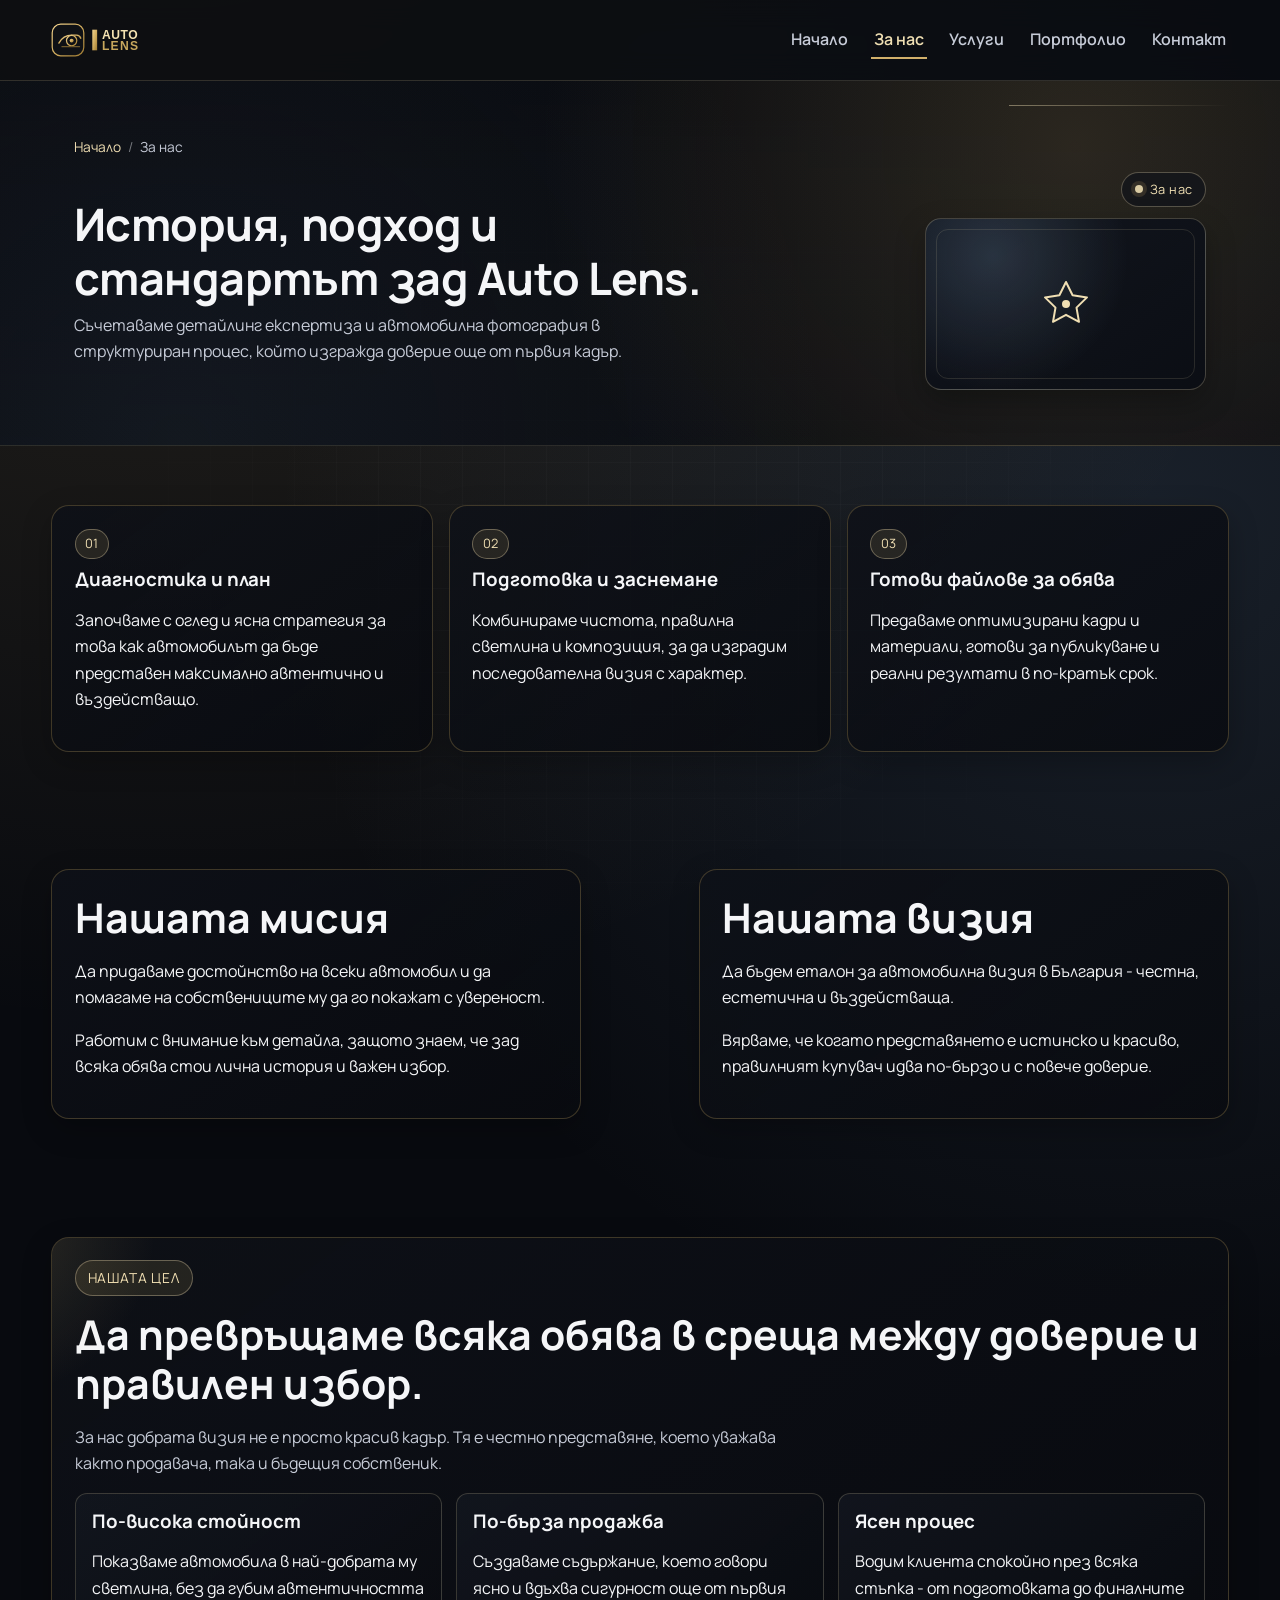
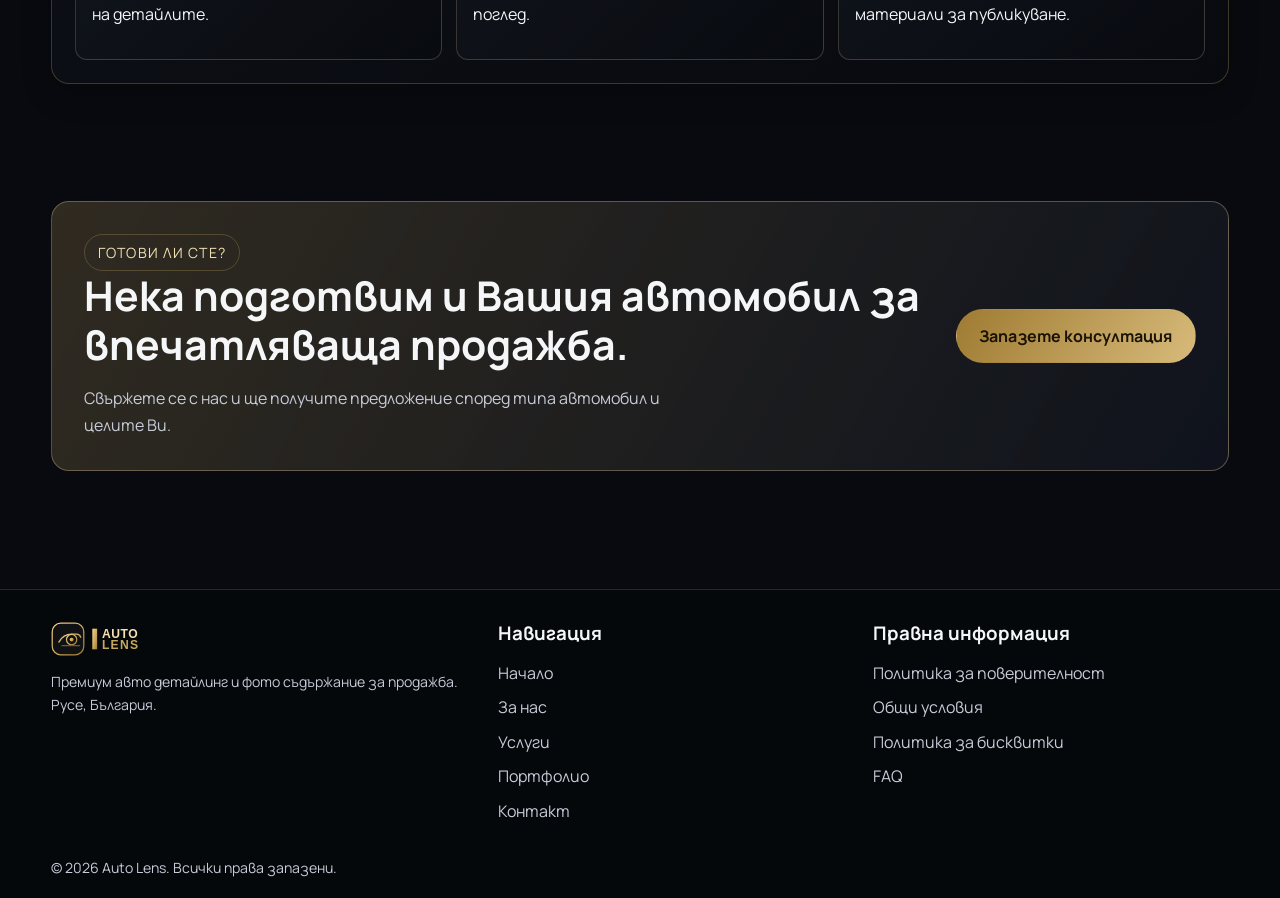
<file: about.html>
<!doctype html>
<html lang="bg">
<head>
  <meta charset="UTF-8">
  <meta name="viewport" content="width=device-width, initial-scale=1.0">
  <title>За Auto Lens | История, екип и подход</title>
  <meta name="description" content="Научете повече за Auto Lens, нашия екип и методология за авто детайлинг и професионална продажбена фотография.">
  <meta name="theme-color" content="#080a0f">
  <meta property="og:image" content="https://gerganatsirkovasoftuni.github.io/auto-lens/assets/images/socialshare.png">
  <meta property="og:image:alt" content="Auto Lens - Премиум авто детайлинг и фотография">
  <meta name="twitter:card" content="summary_large_image">
  <meta name="twitter:image" content="https://gerganatsirkovasoftuni.github.io/auto-lens/assets/images/socialshare.png">
  <link rel="icon" type="image/svg+xml" href="assets/images/favicon.svg">
  <link rel="preconnect" href="https://fonts.googleapis.com">
  <link rel="preconnect" href="https://fonts.gstatic.com" crossorigin>
  <link href="https://fonts.googleapis.com/css2?family=Manrope:wght@400;500;600;700;800&display=swap" rel="stylesheet">
  <link rel="stylesheet" href="assets/css/styles.css">
</head>
<body>
  <a class="skip-link" href="#main-content">Към съдържанието</a>
  <header class="site-header"><div class="container navbar"><a class="brand" href="index.html" aria-label="Auto Lens начало"><img src="assets/images/logo.svg" alt="Auto Lens лого" width="170" height="34"></a><button class="nav-toggle" aria-expanded="false" aria-controls="primary-nav" aria-label="Отвори меню"><span aria-hidden="true">☰</span></button><nav aria-label="Основна навигация"><ul id="primary-nav" class="nav-links"><li><a data-nav-link href="index.html">Начало</a></li><li><a data-nav-link href="about.html">За нас</a></li><li><a data-nav-link href="services.html">Услуги</a></li><li><a data-nav-link href="portfolio.html">Портфолио</a></li><li><a data-nav-link href="contact.html">Контакт</a></li></ul></nav></div></header>

  <main id="main-content">
    <section class="inner-page-header" data-page="about">
      <div class="container" data-reveal>
        <nav class="breadcrumb" aria-label="Навигационна пътека">
          <a href="index.html">Начало</a>
          <span class="sep">/</span>
          <span aria-current="page">За нас</span>
        </nav>
        <div class="inner-header-grid">
          <div class="inner-header-main">
            <h1 class="inner-page-title">История, подход и стандартът зад Auto Lens.</h1>
            <p class="inner-page-subtitle">Съчетаваме детайлинг експертиза и автомобилна фотография в структуриран процес, който изгражда доверие още от първия кадър.</p>
          </div>
          <div class="inner-header-aside" aria-hidden="true">
            <span class="inner-header-chip">За нас</span>
            <div class="inner-header-visual">
              <svg class="inner-header-icon" viewBox="0 0 64 64" fill="none">
                <path d="M32 10l6.6 13.3L53 25.4l-10.5 10.2 2.5 14.2L32 42.8l-13 7 2.5-14.2L11 25.4l14.4-2.1L32 10Z" stroke="currentColor" stroke-width="2" stroke-linejoin="round"/>
                <circle cx="32" cy="32" r="4" fill="currentColor"/>
              </svg>
            </div>
          </div>
        </div>
      </div>
    </section>

    <section class="section">
      <div class="container story-timeline">
        <article class="timeline-item card" data-reveal>
          <span class="timeline-step">01</span>
          <h3>Диагностика и план</h3>
          <p>Започваме с оглед и ясна стратегия за това как автомобилът да бъде представен максимално автентично и въздействащо.</p>
        </article>
        <article class="timeline-item card" data-reveal>
          <span class="timeline-step">02</span>
          <h3>Подготовка и заснемане</h3>
          <p>Комбинираме чистота, правилна светлина и композиция, за да изградим последователна визия с характер.</p>
        </article>
        <article class="timeline-item card" data-reveal>
          <span class="timeline-step">03</span>
          <h3>Готови файлове за обява</h3>
          <p>Предаваме оптимизирани кадри и материали, готови за публикуване и реални резултати в по-кратък срок.</p>
        </article>
      </div>
    </section>

    <section class="section">
      <div class="container mission-vision-grid" data-reveal>
        <article class="card">
          <h2>Нашата мисия</h2>
          <p>Да придаваме достойнство на всеки автомобил и да помагаме на собствениците му да го покажат с увереност.</p>
          <p>Работим с внимание към детайла, защото знаем, че зад всяка обява стои лична история и важен избор.</p>
        </article>
        <article class="card">
          <h2>Нашата визия</h2>
          <p>Да бъдем еталон за автомобилна визия в България - честна, естетична и въздействаща.</p>
          <p>Вярваме, че когато представянето е истинско и красиво, правилният купувач идва по-бързо и с повече доверие.</p>
        </article>
      </div>
    </section>

    <section class="section">
      <div class="container card goal-section" data-reveal>
        <span class="goal-badge">Нашата цел</span>
        <h2>Да превръщаме всяка обява в среща между доверие и правилен избор.</h2>
        <p class="goal-intro">За нас добрата визия не е просто красив кадър. Тя е честно представяне, което уважава както продавача, така и бъдещия собственик.</p>
        <div class="goal-grid">
          <article>
            <h3>По-висока стойност</h3>
            <p>Показваме автомобила в най-добрата му светлина, без да губим автентичността на детайлите.</p>
          </article>
          <article>
            <h3>По-бърза продажба</h3>
            <p>Създаваме съдържание, което говори ясно и вдъхва сигурност още от първия поглед.</p>
          </article>
          <article>
            <h3>Ясен процес</h3>
            <p>Водим клиента спокойно през всяка стъпка - от подготовката до финалните материали за публикуване.</p>
          </article>
        </div>
      </div>
    </section>

    <section class="cta">
      <div class="container">
        <div class="cta-box about-cta" data-reveal>
          <div>
            <span class="eyebrow">Готови ли сте?</span>
            <h2>Нека подготвим и Вашия автомобил за впечатляваща продажба.</h2>
            <p class="lead" style="margin-bottom:0">Свържете се с нас и ще получите предложение според типа автомобил и целите Ви.</p>
          </div>
          <a class="btn btn-primary" href="contact.html">Запазете консултация</a>
        </div>
      </div>
    </section>
  </main>

  <footer class="footer"><div class="container footer-grid"><div><img src="assets/images/logo.svg" alt="Auto Lens" width="170" height="34"><p class="small">Премиум авто детайлинг и фото съдържание за продажба. Русе, България.</p></div><div><h3>Навигация</h3><ul class="footer-links"><li><a href="index.html">Начало</a></li><li><a href="about.html">За нас</a></li><li><a href="services.html">Услуги</a></li><li><a href="portfolio.html">Портфолио</a></li><li><a href="contact.html">Контакт</a></li></ul></div><div><h3>Правна информация</h3><ul class="legal-links"><li><a href="privacy.html">Политика за поверителност</a></li><li><a href="terms.html">Общи условия</a></li><li><a href="cookies.html">Политика за бисквитки</a></li><li><a href="faq.html">FAQ</a></li></ul></div></div><div class="container small" style="padding-bottom:1.2rem">© 2026 Auto Lens. Всички права запазени.</div></footer>
  <script src="assets/js/main.js" defer></script>
</body>
</html>
  <!-- Back to Top button is injected by JS -->
</html>
</file>
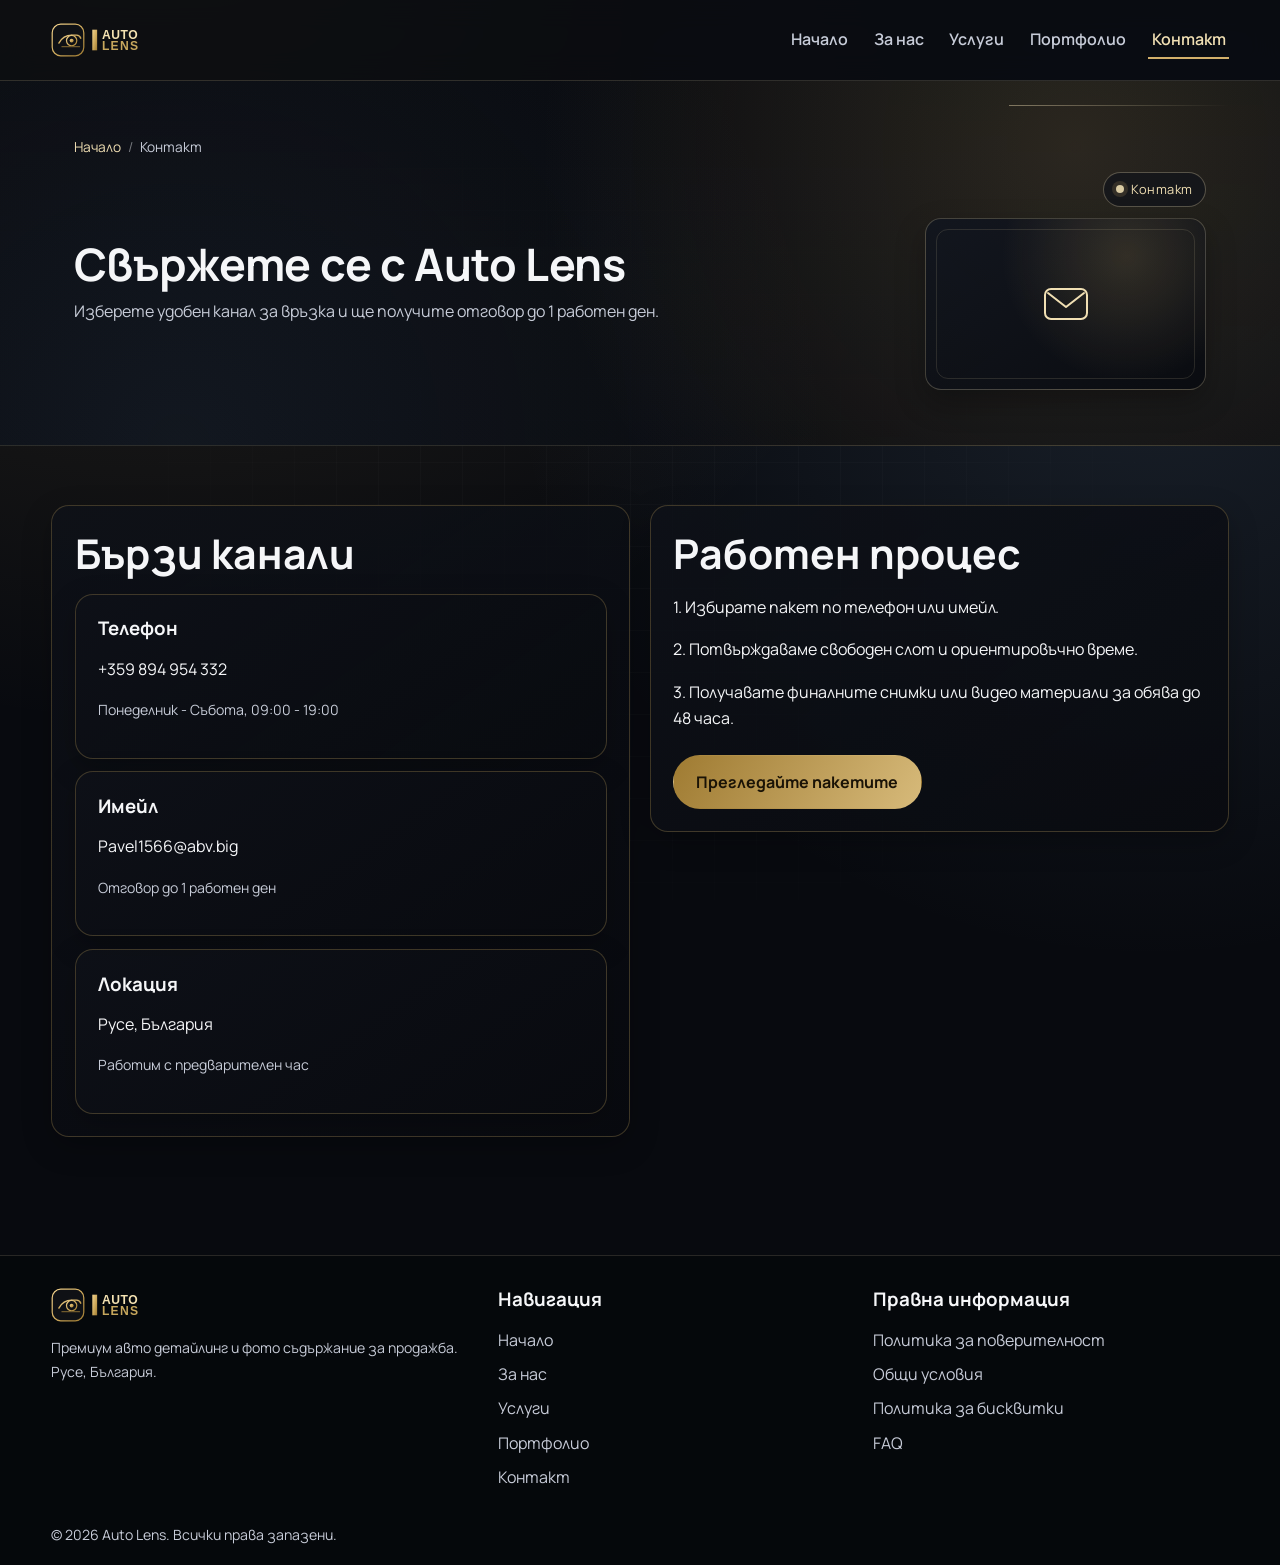
<file: contact.html>
<!doctype html>
<html lang="bg">

<head>
    <meta charset="UTF-8">
    <meta name="viewport" content="width=device-width, initial-scale=1.0">
    <title>Контакт | Auto Lens</title>
    <meta name="description"
        content="Свържете се с Auto Lens за записване на час, оферта или въпроси за услуги по авто измиване и продажбена фотография.">
    <meta name="theme-color" content="#080a0f">
    <meta property="og:image" content="https://gerganatsirkovasoftuni.github.io/auto-lens/assets/images/socialshare.png">
    <meta property="og:image:alt" content="Auto Lens - Премиум авто детайлинг и фотография">
    <meta name="twitter:card" content="summary_large_image">
    <meta name="twitter:image" content="https://gerganatsirkovasoftuni.github.io/auto-lens/assets/images/socialshare.png">
    <link rel="icon" type="image/svg+xml" href="assets/images/favicon.svg">
    <link rel="preconnect" href="https://fonts.googleapis.com">
    <link rel="preconnect" href="https://fonts.gstatic.com" crossorigin>
    <link href="https://fonts.googleapis.com/css2?family=Manrope:wght@400;500;600;700;800&display=swap"
        rel="stylesheet">
    <link rel="stylesheet" href="assets/css/styles.css">
</head>

<body>
    <a class="skip-link" href="#main-content">Към съдържанието</a>
    <header class="site-header">
        <div class="container navbar"><a class="brand" href="index.html" aria-label="Auto Lens начало"><img
                    src="assets/images/logo.svg" alt="Auto Lens лого" width="170" height="34"></a><button
                class="nav-toggle" aria-expanded="false" aria-controls="primary-nav" aria-label="Отвори меню"><span
                    aria-hidden="true">☰</span></button>
            <nav aria-label="Основна навигация">
                <ul id="primary-nav" class="nav-links">
                    <li><a data-nav-link href="index.html">Начало</a></li>
                    <li><a data-nav-link href="about.html">За нас</a></li>
                    <li><a data-nav-link href="services.html">Услуги</a></li>
                    <li><a data-nav-link href="portfolio.html">Портфолио</a></li>
                    <li><a data-nav-link href="contact.html">Контакт</a></li>
                </ul>
            </nav>
        </div>
    </header>
    <main id="main-content">
        <section class="inner-page-header" data-page="contact">
            <div class="container" data-reveal>
                <nav class="breadcrumb" aria-label="Навигационна пътека">
                    <a href="index.html">Начало</a>
                    <span class="sep">/</span>
                    <span aria-current="page">Контакт</span>
                </nav>
                <div class="inner-header-grid">
                    <div class="inner-header-main">
                        <h1 class="inner-page-title">Свържете се с Auto Lens</h1>
                        <p class="inner-page-subtitle">Изберете удобен канал за връзка и ще получите отговор до 1 работен ден.</p>
                    </div>
                    <div class="inner-header-aside" aria-hidden="true">
                        <span class="inner-header-chip">Контакт</span>
                        <div class="inner-header-visual">
                            <svg class="inner-header-icon" viewBox="0 0 64 64" fill="none">
                                <rect x="11" y="17" width="42" height="30" rx="6" stroke="currentColor" stroke-width="2"/>
                                <path d="M14 21l18 14 18-14" stroke="currentColor" stroke-width="2" stroke-linecap="round" stroke-linejoin="round"/>
                            </svg>
                        </div>
                    </div>
                </div>
            </div>
        </section>
        <section class="section">
            <div class="container grid contact-sections">
                <article class="card" data-reveal>
                    <h2>Бързи канали</h2>
                    <div class="quick-contact"><a class="card quick-contact-item" href="tel:+359894954332">
                            <h3>Телефон</h3>
                            <p>+359 894 954 332</p>
                            <p class="small">Понеделник - Събота, 09:00 - 19:00</p>
                        </a><a class="card quick-contact-item" href="mailto:Pavel1566@abv.big">
                            <h3>Имейл</h3>
                            <p>Pavel1566@abv.big</p>
                            <p class="small">Отговор до 1 работен ден</p>
                        </a><a class="card quick-contact-item" href="https://maps.google.com/?q=Ruse,Bulgaria"
                            target="_blank" rel="noopener noreferrer">
                            <h3>Локация</h3>
                            <p>Русе, България</p>
                            <p class="small">Работим с предварителен час</p>
                        </a></div>
                </article>
                <article class="card" data-reveal>
                    <h2>Работен процес</h2>
                    <p>1. Избирате пакет по телефон или имейл.</p>
                    <p>2. Потвърждаваме свободен слот и ориентировъчно време.</p>
                    <p>3. Получавате финалните снимки или видео материали за обява до 48 часа.</p><a class="btn btn-primary"
                        href="services.html" style="display: inline-block; margin-top: 0.5rem">Прегледайте пакетите</a>
                    <figure class="hero-media" style="margin-top:1rem"><img
                            src="https://images.unsplash.com/photo-1503376780353-7e6692767b70?auto=format&fit=crop&w=1400&q=80"
                            width="1400" height="900" loading="lazy" decoding="async"
                            alt="Автомобил в модерно студио за снимки"></figure>
                </article>
            </div>
        </section>
    </main>
    <footer class="footer">
        <div class="container footer-grid">
            <div><img src="assets/images/logo.svg" alt="Auto Lens" width="170" height="34">
                <p class="small">Премиум авто детайлинг и фото съдържание за продажба. Русе, България.</p>
            </div>
            <div>
                <h3>Навигация</h3>
                <ul class="footer-links">
                    <li><a href="index.html">Начало</a></li>
                    <li><a href="about.html">За нас</a></li>
                    <li><a href="services.html">Услуги</a></li>
                    <li><a href="portfolio.html">Портфолио</a></li>
                    <li><a href="contact.html">Контакт</a></li>
                </ul>
            </div>
            <div>
                <h3>Правна информация</h3>
                <ul class="legal-links">
                    <li><a href="privacy.html">Политика за поверителност</a></li>
                    <li><a href="terms.html">Общи условия</a></li>
                    <li><a href="cookies.html">Политика за бисквитки</a></li>
                    <li><a href="faq.html">FAQ</a></li>
                </ul>
            </div>
        </div>
        <div class="container small" style="padding-bottom:1.2rem">© 2026 Auto Lens. Всички права запазени.</div>
    </footer>
    <script src="assets/js/main.js" defer></script>
</body>
</html>
    <!-- Back to Top button is injected by JS -->

</html>
</file>
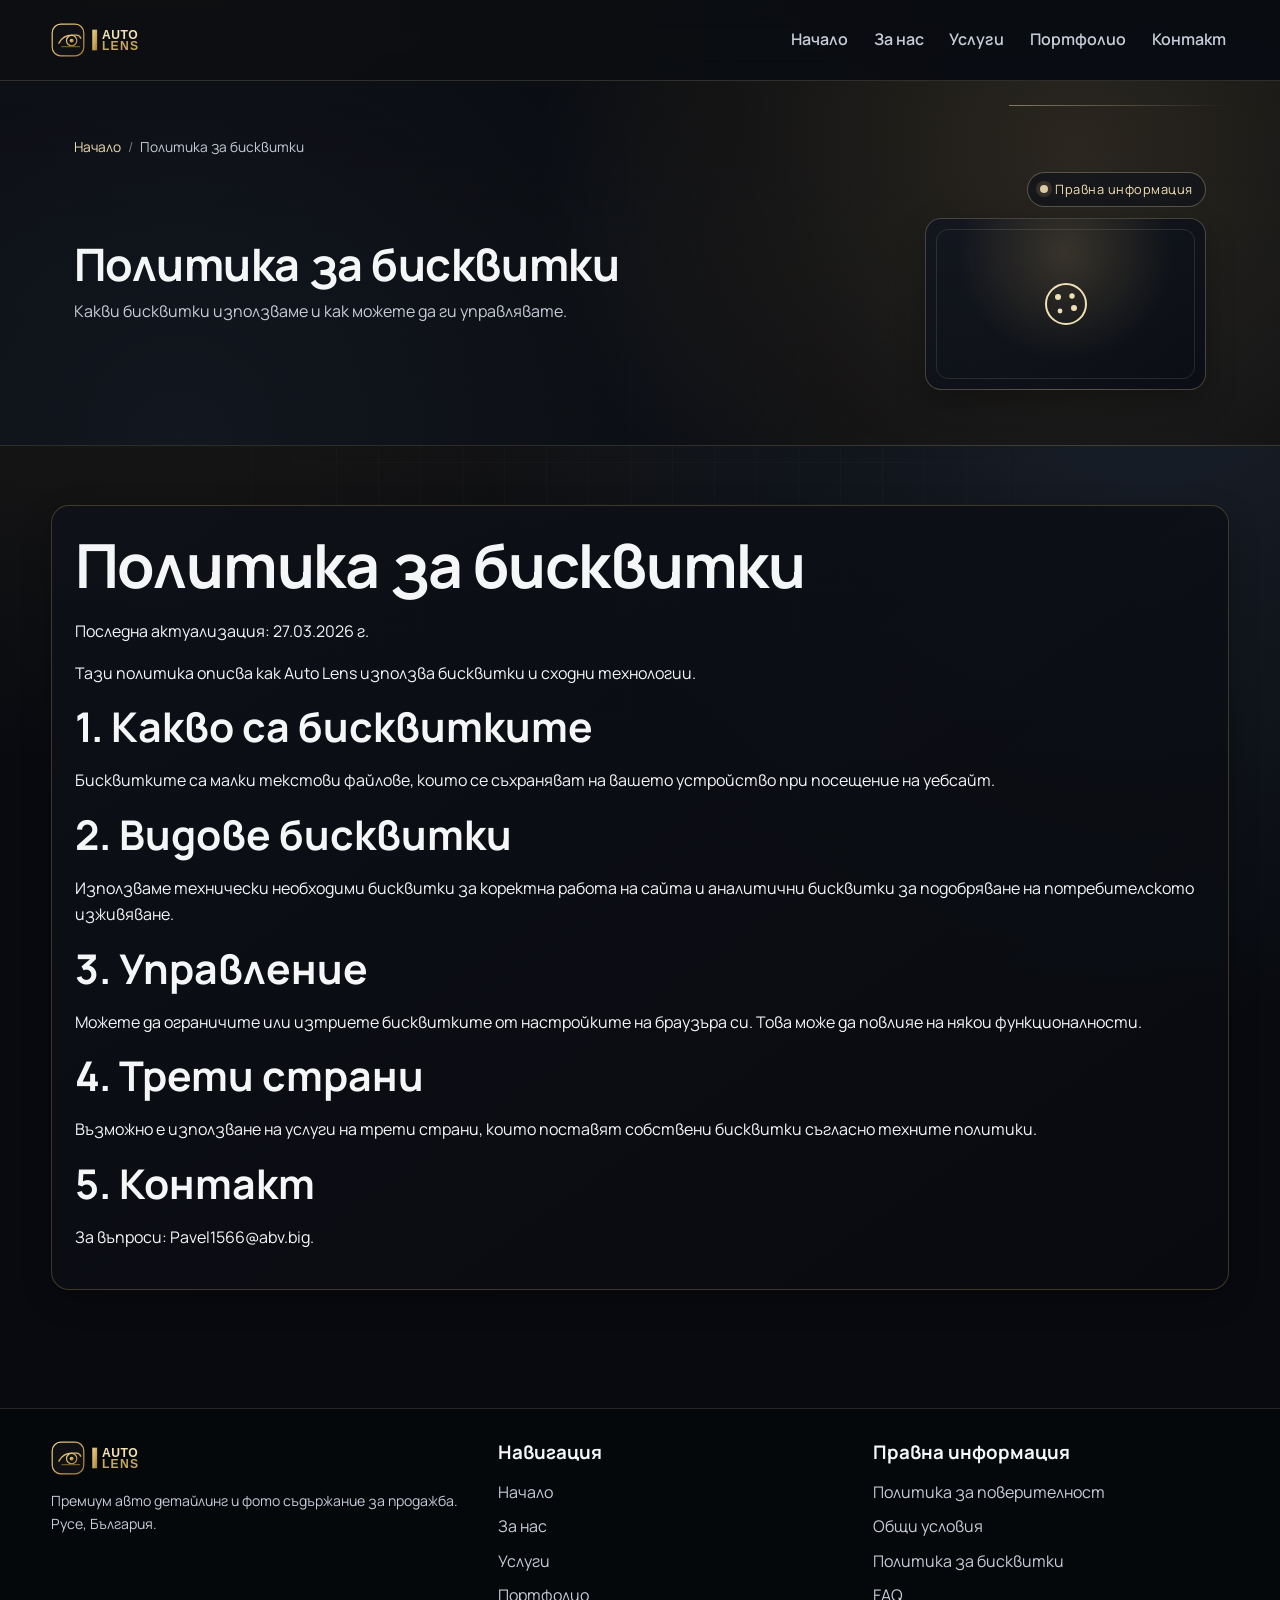
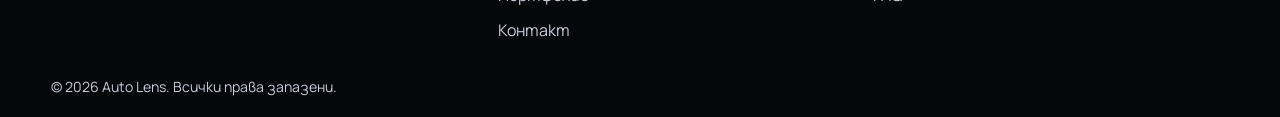
<file: cookies.html>
<!doctype html>
<html lang="bg">
<head>
  <meta charset="UTF-8">
  <meta name="viewport" content="width=device-width, initial-scale=1.0">
  <title>Политика за бисквитки | Auto Lens</title>
  <meta name="description" content="Политика за използване на бисквитки и сходни технологии в сайта на Auto Lens.">
  <meta name="theme-color" content="#080a0f">
  <meta property="og:image" content="https://gerganatsirkovasoftuni.github.io/auto-lens/assets/images/socialshare.png">
  <meta property="og:image:alt" content="Auto Lens - Премиум авто детайлинг и фотография">
  <meta name="twitter:card" content="summary_large_image">
  <meta name="twitter:image" content="https://gerganatsirkovasoftuni.github.io/auto-lens/assets/images/socialshare.png">
  <link rel="icon" type="image/svg+xml" href="assets/images/favicon.svg">
  <link rel="preconnect" href="https://fonts.googleapis.com">
  <link rel="preconnect" href="https://fonts.gstatic.com" crossorigin>
  <link href="https://fonts.googleapis.com/css2?family=Manrope:wght@400;500;600;700;800&display=swap" rel="stylesheet">
  <link rel="stylesheet" href="assets/css/styles.css">
</head>
<body>
  <a class="skip-link" href="#main-content">Към съдържанието</a>

  <header class="site-header">
    <div class="container navbar">
      <a class="brand" href="index.html" aria-label="Auto Lens начало">
        <img src="assets/images/logo.svg" alt="Auto Lens лого" width="170" height="34">
      </a>
      <button class="nav-toggle" aria-expanded="false" aria-controls="primary-nav" aria-label="Отвори меню">
        <span aria-hidden="true">☰</span>
      </button>
      <nav aria-label="Основна навигация">
        <ul id="primary-nav" class="nav-links">
          <li><a data-nav-link href="index.html">Начало</a></li>
          <li><a data-nav-link href="about.html">За нас</a></li>
          <li><a data-nav-link href="services.html">Услуги</a></li>
          <li><a data-nav-link href="portfolio.html">Портфолио</a></li>
          <li><a data-nav-link href="contact.html">Контакт</a></li>
        </ul>
      </nav>
    </div>
  </header>

  <main id="main-content">
    <section class="inner-page-header" data-page="legal">
      <div class="container" data-reveal>
        <nav class="breadcrumb" aria-label="Навигационна пътека">
          <a href="index.html">Начало</a>
          <span class="sep">/</span>
          <span aria-current="page">Политика за бисквитки</span>
        </nav>
        <div class="inner-header-grid">
          <div class="inner-header-main">
            <h1 class="inner-page-title">Политика за бисквитки</h1>
            <p class="inner-page-subtitle">Какви бисквитки използваме и как можете да ги управлявате.</p>
          </div>
          <div class="inner-header-aside" aria-hidden="true">
            <span class="inner-header-chip">Правна информация</span>
            <div class="inner-header-visual">
              <svg class="inner-header-icon" viewBox="0 0 64 64" fill="none">
                <circle cx="32" cy="32" r="20" stroke="currentColor" stroke-width="2"/>
                <circle cx="24" cy="25" r="3" fill="currentColor"/>
                <circle cx="38" cy="24" r="2.7" fill="currentColor"/>
                <circle cx="40" cy="36" r="3" fill="currentColor"/>
                <circle cx="26" cy="39" r="2.4" fill="currentColor"/>
              </svg>
            </div>
          </div>
        </div>
      </div>
    </section>

    <section class="section">
    <div class="container card" data-reveal>
      <h1>Политика за бисквитки</h1>
      <p>Последна актуализация: 27.03.2026 г.</p>
      <p>Тази политика описва как Auto Lens използва бисквитки и сходни технологии.</p>

      <h2>1. Какво са бисквитките</h2>
      <p>Бисквитките са малки текстови файлове, които се съхраняват на вашето устройство при посещение на уебсайт.</p>

      <h2>2. Видове бисквитки</h2>
      <p>Използваме технически необходими бисквитки за коректна работа на сайта и аналитични бисквитки за подобряване на потребителското изживяване.</p>

      <h2>3. Управление</h2>
      <p>Можете да ограничите или изтриете бисквитките от настройките на браузъра си. Това може да повлияе на някои функционалности.</p>

      <h2>4. Трети страни</h2>
      <p>Възможно е използване на услуги на трети страни, които поставят собствени бисквитки съгласно техните политики.</p>

      <h2>5. Контакт</h2>
      <p>За въпроси: Pavel1566@abv.big.</p>
    </div>
    </section>
  </main>

  <footer class="footer">
    <div class="container footer-grid">
      <div>
        <img src="assets/images/logo.svg" alt="Auto Lens" width="170" height="34">
        <p class="small">Премиум авто детайлинг и фото съдържание за продажба. Русе, България.</p>
      </div>
      <div>
        <h3>Навигация</h3>
        <ul class="footer-links">
          <li><a href="index.html">Начало</a></li>
          <li><a href="about.html">За нас</a></li>
          <li><a href="services.html">Услуги</a></li>
          <li><a href="portfolio.html">Портфолио</a></li>
          <li><a href="contact.html">Контакт</a></li>
        </ul>
      </div>
      <div>
        <h3>Правна информация</h3>
        <ul class="legal-links">
          <li><a href="privacy.html">Политика за поверителност</a></li>
          <li><a href="terms.html">Общи условия</a></li>
          <li><a href="cookies.html">Политика за бисквитки</a></li>
          <li><a href="faq.html">FAQ</a></li>
        </ul>
      </div>
    </div>
    <div class="container small" style="padding-bottom:1.2rem">© 2026 Auto Lens. Всички права запазени.</div>
  </footer>

  <script src="assets/js/main.js" defer></script>
</body>
</html>
  <!-- Back to Top button is injected by JS -->
</html>
</file>
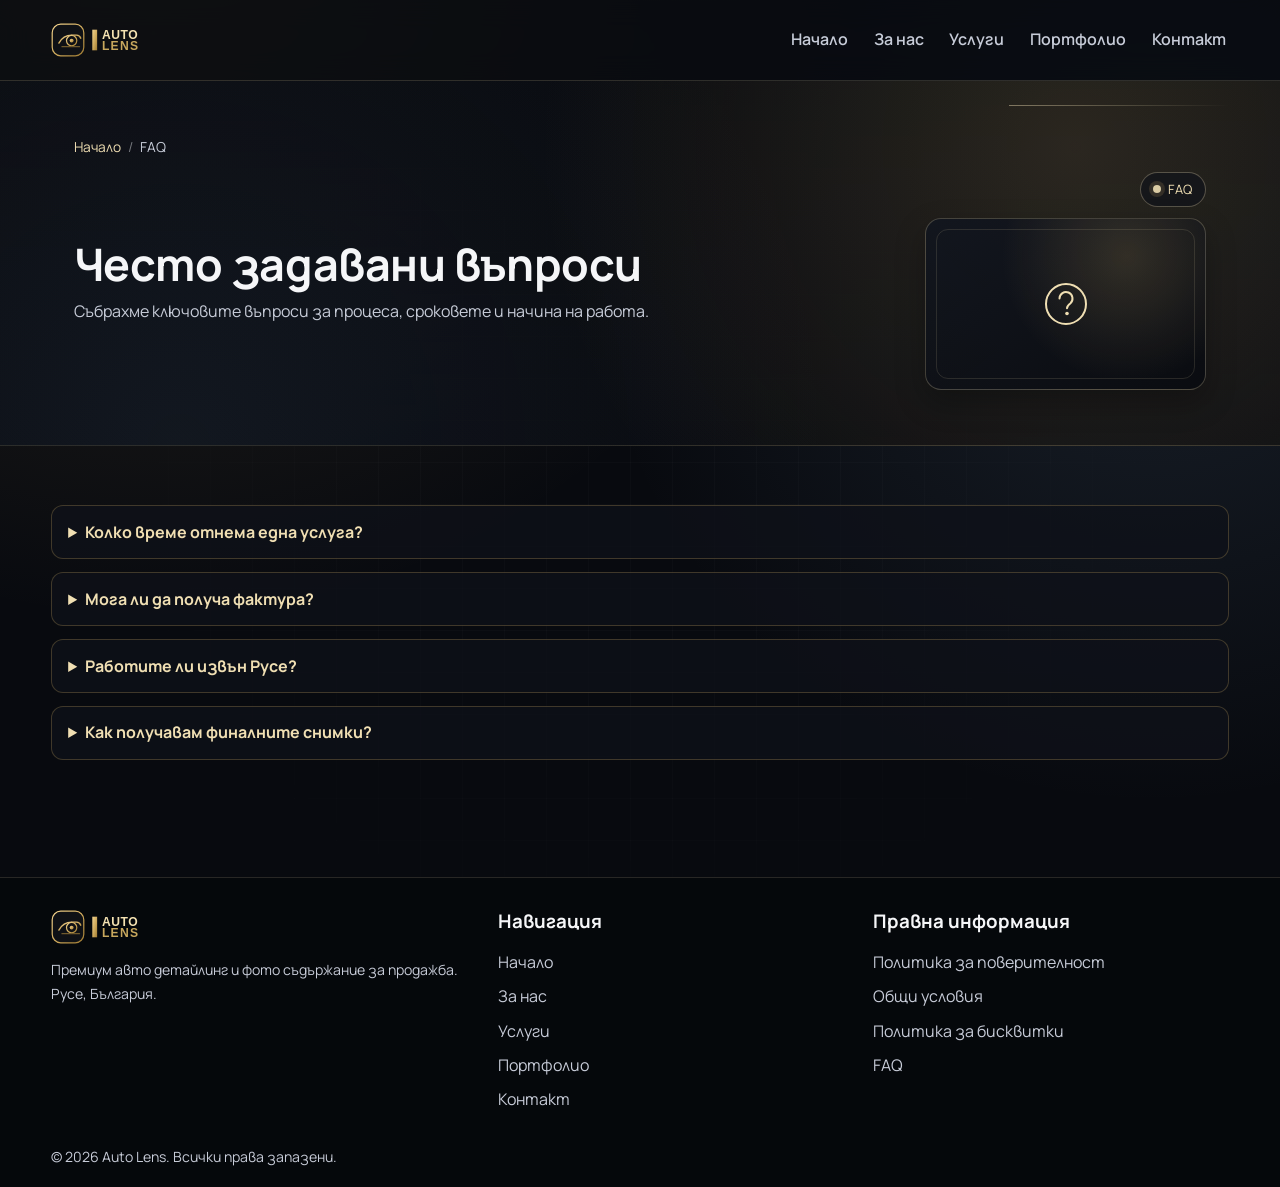
<file: faq.html>
<!doctype html>
<html lang="bg">
<head>
  <meta charset="UTF-8">
  <meta name="viewport" content="width=device-width, initial-scale=1.0">
  <title>Често задавани въпроси | Auto Lens</title>
  <meta name="description" content="Отговори на често задавани въпроси за услугите на Auto Lens.">
  <meta name="theme-color" content="#080a0f">
  <meta property="og:image" content="https://gerganatsirkovasoftuni.github.io/auto-lens/assets/images/socialshare.png">
  <meta property="og:image:alt" content="Auto Lens - Премиум авто детайлинг и фотография">
  <meta name="twitter:card" content="summary_large_image">
  <meta name="twitter:image" content="https://gerganatsirkovasoftuni.github.io/auto-lens/assets/images/socialshare.png">
  <link rel="icon" type="image/svg+xml" href="assets/images/favicon.svg">
  <link rel="preconnect" href="https://fonts.googleapis.com">
  <link rel="preconnect" href="https://fonts.gstatic.com" crossorigin>
  <link href="https://fonts.googleapis.com/css2?family=Manrope:wght@400;500;600;700;800&display=swap" rel="stylesheet">
  <link rel="stylesheet" href="assets/css/styles.css">
</head>
<body>
  <a class="skip-link" href="#main-content">Към съдържанието</a>

  <header class="site-header">
    <div class="container navbar">
      <a class="brand" href="index.html" aria-label="Auto Lens начало">
        <img src="assets/images/logo.svg" alt="Auto Lens лого" width="170" height="34">
      </a>
      <button class="nav-toggle" aria-expanded="false" aria-controls="primary-nav" aria-label="Отвори меню">
        <span aria-hidden="true">☰</span>
      </button>
      <nav aria-label="Основна навигация">
        <ul id="primary-nav" class="nav-links">
          <li><a data-nav-link href="index.html">Начало</a></li>
          <li><a data-nav-link href="about.html">За нас</a></li>
          <li><a data-nav-link href="services.html">Услуги</a></li>
          <li><a data-nav-link href="portfolio.html">Портфолио</a></li>
          <li><a data-nav-link href="contact.html">Контакт</a></li>
        </ul>
      </nav>
    </div>
  </header>

  <main id="main-content">
    <section class="inner-page-header" data-page="faq">
      <div class="container" data-reveal>
        <nav class="breadcrumb" aria-label="Навигационна пътека">
          <a href="index.html">Начало</a>
          <span class="sep">/</span>
          <span aria-current="page">FAQ</span>
        </nav>
        <div class="inner-header-grid">
          <div class="inner-header-main">
            <h1 class="inner-page-title">Често задавани въпроси</h1>
            <p class="inner-page-subtitle">Събрахме ключовите въпроси за процеса, сроковете и начина на работа.</p>
          </div>
          <div class="inner-header-aside" aria-hidden="true">
            <span class="inner-header-chip">FAQ</span>
            <div class="inner-header-visual">
              <svg class="inner-header-icon" viewBox="0 0 64 64" fill="none">
                <circle cx="32" cy="32" r="20" stroke="currentColor" stroke-width="2"/>
                <path d="M25.5 26.5a6.5 6.5 0 1111 4.7c-2 1.5-3.5 2.7-3.5 5" stroke="currentColor" stroke-width="2" stroke-linecap="round"/>
                <circle cx="33" cy="41.5" r="1.8" fill="currentColor"/>
              </svg>
            </div>
          </div>
        </div>
      </div>
    </section>

    <section class="section">
      <div class="container accordion">
        <details data-reveal>
          <summary>Колко време отнема една услуга?</summary>
          <p>Между 2 и 5 часа според състоянието на автомобила.</p>
        </details>
        <details data-reveal>
          <summary>Мога ли да получа фактура?</summary>
          <p>Да, издаваме фактури за физически и юридически лица.</p>
        </details>
        <details data-reveal>
          <summary>Работите ли извън Русе?</summary>
          <p>Да, с предварителна заявка и организиран график.</p>
        </details>
        <details data-reveal>
          <summary>Как получавам финалните снимки?</summary>
          <p>Чрез защитен cloud линк с web и full-resolution версии.</p>
        </details>
      </div>
    </section>
  </main>

  <footer class="footer">
    <div class="container footer-grid">
      <div>
        <img src="assets/images/logo.svg" alt="Auto Lens" width="170" height="34">
        <p class="small">Премиум авто детайлинг и фото съдържание за продажба. Русе, България.</p>
      </div>
      <div>
        <h3>Навигация</h3>
        <ul class="footer-links">
          <li><a href="index.html">Начало</a></li>
          <li><a href="about.html">За нас</a></li>
          <li><a href="services.html">Услуги</a></li>
          <li><a href="portfolio.html">Портфолио</a></li>
          <li><a href="contact.html">Контакт</a></li>
        </ul>
      </div>
      <div>
        <h3>Правна информация</h3>
        <ul class="legal-links">
          <li><a href="privacy.html">Политика за поверителност</a></li>
          <li><a href="terms.html">Общи условия</a></li>
          <li><a href="cookies.html">Политика за бисквитки</a></li>
          <li><a href="faq.html">FAQ</a></li>
        </ul>
      </div>
    </div>
    <div class="container small" style="padding-bottom:1.2rem">© 2026 Auto Lens. Всички права запазени.</div>
  </footer>

  <script src="assets/js/main.js" defer></script>
</body>
</html>
  <!-- Back to Top button is injected by JS -->
</html>
</file>
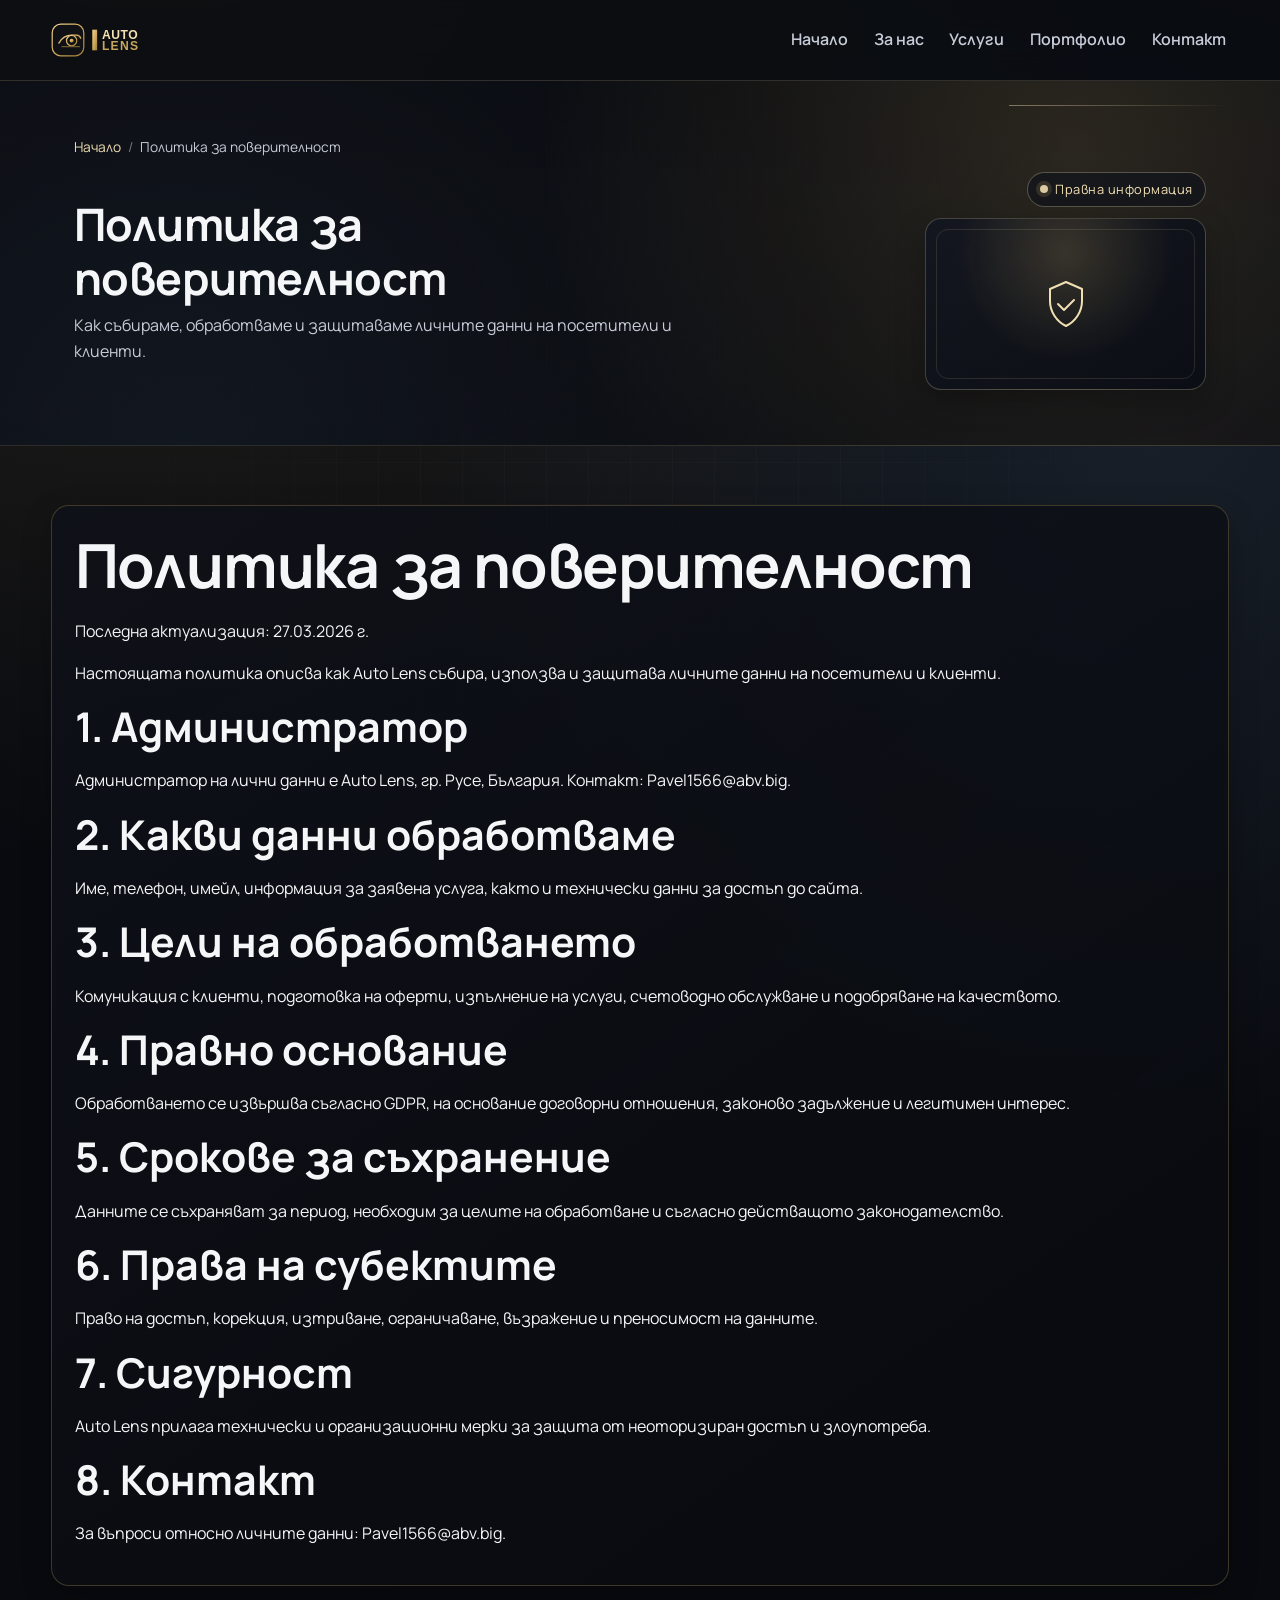
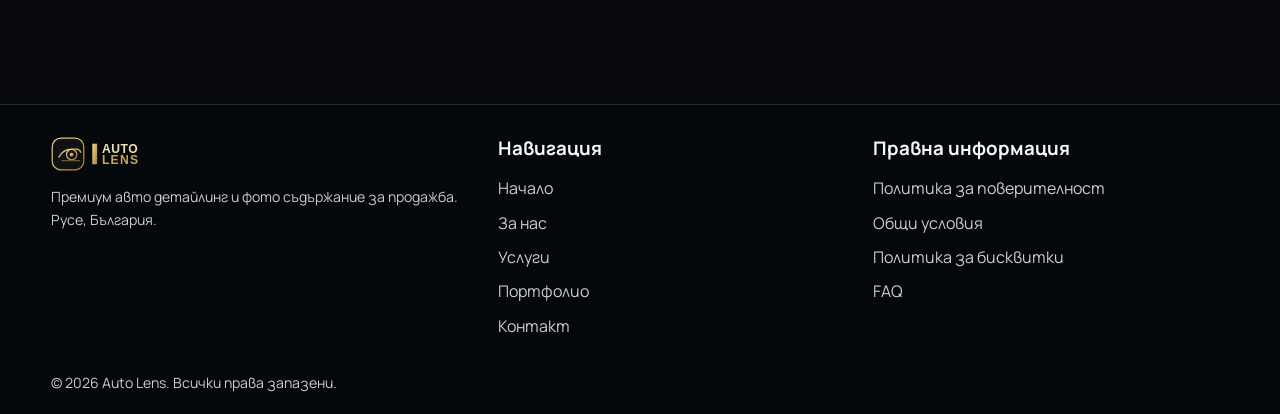
<file: privacy.html>
<!doctype html>
<html lang="bg">
<head>
  <meta charset="UTF-8">
  <meta name="viewport" content="width=device-width, initial-scale=1.0">
  <title>Политика за поверителност | Auto Lens</title>
  <meta name="description" content="Политика за поверителност на Auto Lens - как събираме, обработваме и съхраняваме лични данни.">
  <meta name="theme-color" content="#080a0f">
  <meta property="og:image" content="https://gerganatsirkovasoftuni.github.io/auto-lens/assets/images/socialshare.png">
  <meta property="og:image:alt" content="Auto Lens - Премиум авто детайлинг и фотография">
  <meta name="twitter:card" content="summary_large_image">
  <meta name="twitter:image" content="https://gerganatsirkovasoftuni.github.io/auto-lens/assets/images/socialshare.png">
  <link rel="icon" type="image/svg+xml" href="assets/images/favicon.svg">
  <link rel="preconnect" href="https://fonts.googleapis.com">
  <link rel="preconnect" href="https://fonts.gstatic.com" crossorigin>
  <link href="https://fonts.googleapis.com/css2?family=Manrope:wght@400;500;600;700;800&display=swap" rel="stylesheet">
  <link rel="stylesheet" href="assets/css/styles.css">
</head>
<body>
  <a class="skip-link" href="#main-content">Към съдържанието</a>

  <header class="site-header">
    <div class="container navbar">
      <a class="brand" href="index.html" aria-label="Auto Lens начало">
        <img src="assets/images/logo.svg" alt="Auto Lens лого" width="170" height="34">
      </a>
      <button class="nav-toggle" aria-expanded="false" aria-controls="primary-nav" aria-label="Отвори меню">
        <span aria-hidden="true">☰</span>
      </button>
      <nav aria-label="Основна навигация">
        <ul id="primary-nav" class="nav-links">
          <li><a data-nav-link href="index.html">Начало</a></li>
          <li><a data-nav-link href="about.html">За нас</a></li>
          <li><a data-nav-link href="services.html">Услуги</a></li>
          <li><a data-nav-link href="portfolio.html">Портфолио</a></li>
          <li><a data-nav-link href="contact.html">Контакт</a></li>
        </ul>
      </nav>
    </div>
  </header>

  <main id="main-content">
    <section class="inner-page-header" data-page="legal">
      <div class="container" data-reveal>
        <nav class="breadcrumb" aria-label="Навигационна пътека">
          <a href="index.html">Начало</a>
          <span class="sep">/</span>
          <span aria-current="page">Политика за поверителност</span>
        </nav>
        <div class="inner-header-grid">
          <div class="inner-header-main">
            <h1 class="inner-page-title">Политика за поверителност</h1>
            <p class="inner-page-subtitle">Как събираме, обработваме и защитаваме личните данни на посетители и клиенти.</p>
          </div>
          <div class="inner-header-aside" aria-hidden="true">
            <span class="inner-header-chip">Правна информация</span>
            <div class="inner-header-visual">
              <svg class="inner-header-icon" viewBox="0 0 64 64" fill="none">
                <path d="M32 10l16 7v12c0 11-6.8 20.5-16 25-9.2-4.5-16-14-16-25V17l16-7Z" stroke="currentColor" stroke-width="2" stroke-linejoin="round"/>
                <path d="M24 32l6 6 10-10" stroke="currentColor" stroke-width="2" stroke-linecap="round" stroke-linejoin="round"/>
              </svg>
            </div>
          </div>
        </div>
      </div>
    </section>

    <section class="section">
    <div class="container card" data-reveal>
      <h1>Политика за поверителност</h1>
      <p>Последна актуализация: 27.03.2026 г.</p>
      <p>Настоящата политика описва как Auto Lens събира, използва и защитава личните данни на посетители и клиенти.</p>

      <h2>1. Администратор</h2>
      <p>Администратор на лични данни е Auto Lens, гр. Русе, България. Контакт: Pavel1566@abv.big.</p>

      <h2>2. Какви данни обработваме</h2>
      <p>Име, телефон, имейл, информация за заявена услуга, както и технически данни за достъп до сайта.</p>

      <h2>3. Цели на обработването</h2>
      <p>Комуникация с клиенти, подготовка на оферти, изпълнение на услуги, счетоводно обслужване и подобряване на качеството.</p>

      <h2>4. Правно основание</h2>
      <p>Обработването се извършва съгласно GDPR, на основание договорни отношения, законово задължение и легитимен интерес.</p>

      <h2>5. Срокове за съхранение</h2>
      <p>Данните се съхраняват за период, необходим за целите на обработване и съгласно действащото законодателство.</p>

      <h2>6. Права на субектите</h2>
      <p>Право на достъп, корекция, изтриване, ограничаване, възражение и преносимост на данните.</p>

      <h2>7. Сигурност</h2>
      <p>Auto Lens прилага технически и организационни мерки за защита от неоторизиран достъп и злоупотреба.</p>

      <h2>8. Контакт</h2>
      <p>За въпроси относно личните данни: Pavel1566@abv.big.</p>
    </div>
    </section>
  </main>

  <footer class="footer">
    <div class="container footer-grid">
      <div>
        <img src="assets/images/logo.svg" alt="Auto Lens" width="170" height="34">
        <p class="small">Премиум авто детайлинг и фото съдържание за продажба. Русе, България.</p>
      </div>
      <div>
        <h3>Навигация</h3>
        <ul class="footer-links">
          <li><a href="index.html">Начало</a></li>
          <li><a href="about.html">За нас</a></li>
          <li><a href="services.html">Услуги</a></li>
          <li><a href="portfolio.html">Портфолио</a></li>
          <li><a href="contact.html">Контакт</a></li>
        </ul>
      </div>
      <div>
        <h3>Правна информация</h3>
        <ul class="legal-links">
          <li><a href="privacy.html">Политика за поверителност</a></li>
          <li><a href="terms.html">Общи условия</a></li>
          <li><a href="cookies.html">Политика за бисквитки</a></li>
          <li><a href="faq.html">FAQ</a></li>
        </ul>
      </div>
    </div>
    <div class="container small" style="padding-bottom:1.2rem">© 2026 Auto Lens. Всички права запазени.</div>
  </footer>

  <script src="assets/js/main.js" defer></script>
</body>
</html>
  <!-- Back to Top button is injected by JS -->
</html>
</file>
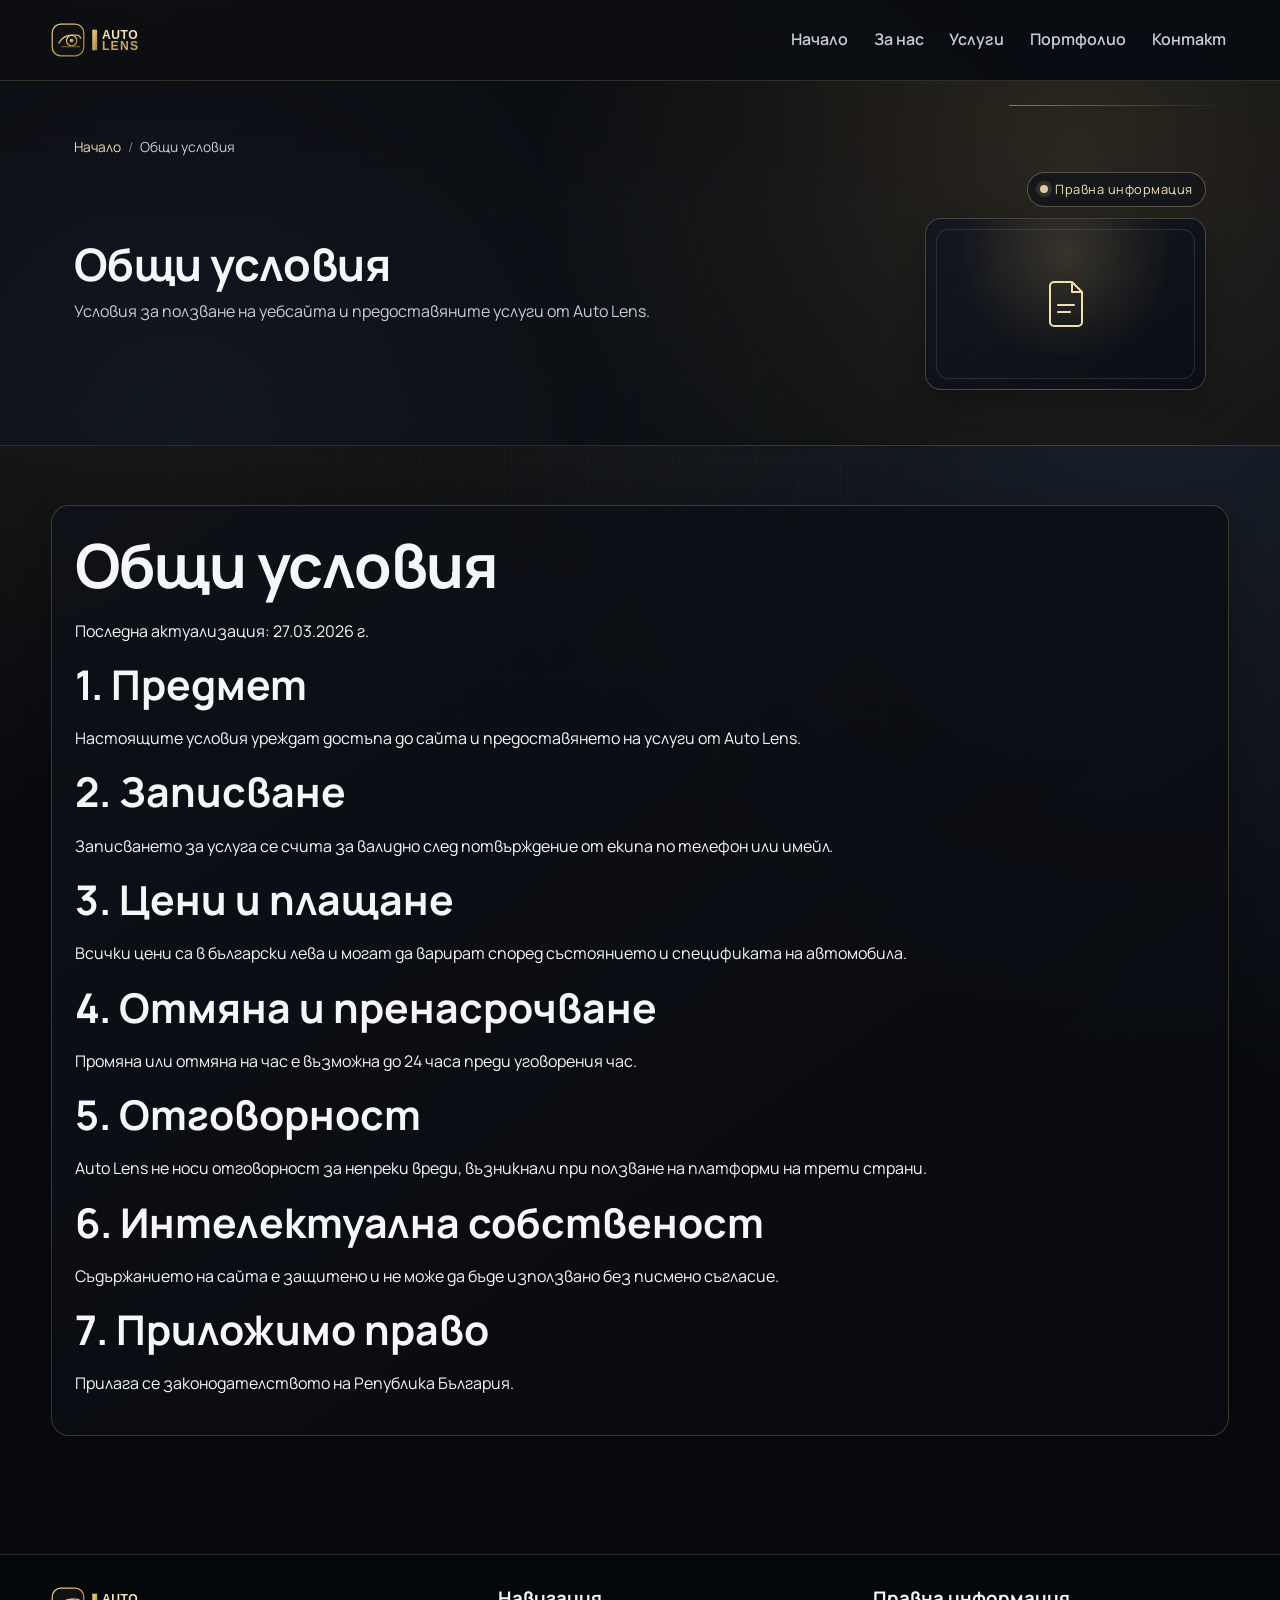
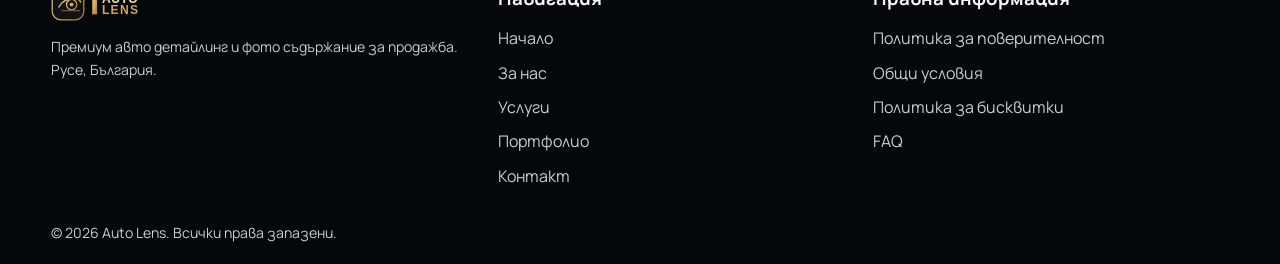
<file: terms.html>
<!doctype html>
<html lang="bg">
<head>
  <meta charset="UTF-8">
  <meta name="viewport" content="width=device-width, initial-scale=1.0">
  <title>Общи условия | Auto Lens</title>
  <meta name="description" content="Общи условия за ползване на уебсайта и услугите на Auto Lens.">
  <meta name="theme-color" content="#080a0f">
  <meta property="og:image" content="https://gerganatsirkovasoftuni.github.io/auto-lens/assets/images/socialshare.png">
  <meta property="og:image:alt" content="Auto Lens - Премиум авто детайлинг и фотография">
  <meta name="twitter:card" content="summary_large_image">
  <meta name="twitter:image" content="https://gerganatsirkovasoftuni.github.io/auto-lens/assets/images/socialshare.png">
  <link rel="icon" type="image/svg+xml" href="assets/images/favicon.svg">
  <link rel="preconnect" href="https://fonts.googleapis.com">
  <link rel="preconnect" href="https://fonts.gstatic.com" crossorigin>
  <link href="https://fonts.googleapis.com/css2?family=Manrope:wght@400;500;600;700;800&display=swap" rel="stylesheet">
  <link rel="stylesheet" href="assets/css/styles.css">
</head>
<body>
  <a class="skip-link" href="#main-content">Към съдържанието</a>

  <header class="site-header">
    <div class="container navbar">
      <a class="brand" href="index.html" aria-label="Auto Lens начало">
        <img src="assets/images/logo.svg" alt="Auto Lens лого" width="170" height="34">
      </a>
      <button class="nav-toggle" aria-expanded="false" aria-controls="primary-nav" aria-label="Отвори меню">
        <span aria-hidden="true">☰</span>
      </button>
      <nav aria-label="Основна навигация">
        <ul id="primary-nav" class="nav-links">
          <li><a data-nav-link href="index.html">Начало</a></li>
          <li><a data-nav-link href="about.html">За нас</a></li>
          <li><a data-nav-link href="services.html">Услуги</a></li>
          <li><a data-nav-link href="portfolio.html">Портфолио</a></li>
          <li><a data-nav-link href="contact.html">Контакт</a></li>
        </ul>
      </nav>
    </div>
  </header>

  <main id="main-content">
    <section class="inner-page-header" data-page="legal">
      <div class="container" data-reveal>
        <nav class="breadcrumb" aria-label="Навигационна пътека">
          <a href="index.html">Начало</a>
          <span class="sep">/</span>
          <span aria-current="page">Общи условия</span>
        </nav>
        <div class="inner-header-grid">
          <div class="inner-header-main">
            <h1 class="inner-page-title">Общи условия</h1>
            <p class="inner-page-subtitle">Условия за ползване на уебсайта и предоставяните услуги от Auto Lens.</p>
          </div>
          <div class="inner-header-aside" aria-hidden="true">
            <span class="inner-header-chip">Правна информация</span>
            <div class="inner-header-visual">
              <svg class="inner-header-icon" viewBox="0 0 64 64" fill="none">
                <path d="M20 10h18l10 10v30a4 4 0 0 1-4 4H20a4 4 0 0 1-4-4V14a4 4 0 0 1 4-4Z" stroke="currentColor" stroke-width="2" stroke-linejoin="round"/>
                <path d="M38 10v10h10" stroke="currentColor" stroke-width="2" stroke-linejoin="round"/>
                <path d="M24 33h16M24 40h12" stroke="currentColor" stroke-width="2" stroke-linecap="round"/>
              </svg>
            </div>
          </div>
        </div>
      </div>
    </section>

    <section class="section">
    <div class="container card" data-reveal>
      <h1>Общи условия</h1>
      <p>Последна актуализация: 27.03.2026 г.</p>

      <h2>1. Предмет</h2>
      <p>Настоящите условия уреждат достъпа до сайта и предоставянето на услуги от Auto Lens.</p>

      <h2>2. Записване</h2>
      <p>Записването за услуга се счита за валидно след потвърждение от екипа по телефон или имейл.</p>

      <h2>3. Цени и плащане</h2>
      <p>Всички цени са в български лева и могат да варират според състоянието и спецификата на автомобила.</p>

      <h2>4. Отмяна и пренасрочване</h2>
      <p>Промяна или отмяна на час е възможна до 24 часа преди уговорения час.</p>

      <h2>5. Отговорност</h2>
      <p>Auto Lens не носи отговорност за непреки вреди, възникнали при ползване на платформи на трети страни.</p>

      <h2>6. Интелектуална собственост</h2>
      <p>Съдържанието на сайта е защитено и не може да бъде използвано без писмено съгласие.</p>

      <h2>7. Приложимо право</h2>
      <p>Прилага се законодателството на Република България.</p>
    </div>
    </section>
  </main>

  <footer class="footer">
    <div class="container footer-grid">
      <div>
        <img src="assets/images/logo.svg" alt="Auto Lens" width="170" height="34">
        <p class="small">Премиум авто детайлинг и фото съдържание за продажба. Русе, България.</p>
      </div>
      <div>
        <h3>Навигация</h3>
        <ul class="footer-links">
          <li><a href="index.html">Начало</a></li>
          <li><a href="about.html">За нас</a></li>
          <li><a href="services.html">Услуги</a></li>
          <li><a href="portfolio.html">Портфолио</a></li>
          <li><a href="contact.html">Контакт</a></li>
        </ul>
      </div>
      <div>
        <h3>Правна информация</h3>
        <ul class="legal-links">
          <li><a href="privacy.html">Политика за поверителност</a></li>
          <li><a href="terms.html">Общи условия</a></li>
          <li><a href="cookies.html">Политика за бисквитки</a></li>
          <li><a href="faq.html">FAQ</a></li>
        </ul>
      </div>
    </div>
    <div class="container small" style="padding-bottom:1.2rem">© 2026 Auto Lens. Всички права запазени.</div>
  </footer>

  <script src="assets/js/main.js" defer></script>
</body>
</html>
</file>
<file: assets/css/styles.css>
.service-story-row > article.card {
  display: flex;
  flex-direction: column;
  align-items: center;
  justify-content: center;
  text-align: center;
}
/* Back to Top Button */
.back-to-top {
  position: fixed;
  right: 2vw;
  bottom: 2.5vw;
  z-index: 1200;
  display: none;
  align-items: center;
  justify-content: center;
  width: 48px;
  height: 48px;
  border-radius: 50%;
  background: linear-gradient(120deg, #9f7b32, #d7ba7a);
  color: #1a1306;
  font-size: 2rem;
  border: none;
  box-shadow: 0 4px 24px rgba(0,0,0,0.18);
  cursor: pointer;
  transition: opacity 0.3s, visibility 0.3s, transform 0.2s;
  opacity: 0;
  pointer-events: none;
}
.back-to-top.visible {
  display: flex;
  opacity: 1;
  pointer-events: auto;
  transform: translateY(0);
}
.back-to-top:active {
  transform: scale(0.96);
}
:root {
  --bg: #080a0f;
  --bg-elevated: #11141b;
  --bg-glass: rgba(20, 24, 33, 0.55);
  --surface-border: rgba(199, 167, 93, 0.28);
  --text: #f5f6f8;
  --text-soft: #c7ccd8;
  --gold: #d2b06b;
  --gold-soft: #f0dfb3;
  --danger: #ff7b7b;
  --shadow: 0 20px 50px rgba(0, 0, 0, 0.4);
  --radius: 18px;
  --radius-sm: 12px;
  --container: min(1200px, 92vw);
  --section-space: clamp(2.3rem, 4.6vw, 4.2rem);
  --transition: 260ms cubic-bezier(0.2, 0.8, 0.2, 1);
}

* {
  box-sizing: border-box;
}

html {
  scroll-behavior: smooth;
}

body {
  margin: 0;
  font-family: "Manrope", "Inter", "Poppins", "Segoe UI", "Helvetica Neue", Arial, sans-serif;
  background:
    radial-gradient(circle at 12% -8%, rgba(210, 176, 107, 0.18), transparent 42%),
    radial-gradient(circle at 90% 20%, rgba(114, 147, 182, 0.16), transparent 38%),
    var(--bg);
  color: var(--text);
  line-height: 1.65;
  opacity: 0;
  transition: opacity 380ms ease;
}

body.page-ready {
  opacity: 1;
}

body::before {
  content: "";
  position: fixed;
  inset: 0;
  pointer-events: none;
  background-image: linear-gradient(rgba(255, 255, 255, 0.02) 1px, transparent 1px),
    linear-gradient(90deg, rgba(255, 255, 255, 0.02) 1px, transparent 1px);
  background-size: 42px 42px;
  mask-image: radial-gradient(circle at center, black 30%, transparent 75%);
  z-index: -1;
}

body.preloader-lock {
  overflow: hidden;
}

.site-preloader {
  position: fixed;
  inset: 0;
  z-index: 9999;
  display: grid;
  place-items: center;
  background:
    radial-gradient(circle at 50% 42%, rgba(210, 176, 107, 0.14), transparent 55%),
    linear-gradient(180deg, rgba(7, 10, 15, 0.98), rgba(5, 8, 12, 0.98));
  transition: opacity 420ms ease, visibility 420ms ease;
}

.site-preloader.is-hiding {
  opacity: 0;
  visibility: hidden;
}

.preloader-core {
  position: relative;
  width: min(280px, 78vw);
  padding: 1.35rem 1.15rem 1rem;
  border-radius: 18px;
  border: 1px solid rgba(240, 223, 179, 0.25);
  background: linear-gradient(145deg, rgba(16, 21, 30, 0.85), rgba(9, 12, 18, 0.92));
  box-shadow: 0 20px 46px rgba(0, 0, 0, 0.5);
  display: grid;
  justify-items: center;
  gap: 0.72rem;
}

.preloader-rings {
  position: relative;
  width: 58px;
  height: 58px;
}

.preloader-ring {
  position: absolute;
  inset: 0;
  border-radius: 50%;
  border: 2px solid rgba(240, 223, 179, 0.2);
  border-top-color: var(--gold-soft);
  animation: preloaderSpin 1.05s linear infinite;
}

.preloader-ring.ring-alt {
  inset: 8px;
  border-width: 1.5px;
  border-color: rgba(240, 223, 179, 0.12);
  border-top-color: rgba(210, 176, 107, 0.9);
  animation-direction: reverse;
  animation-duration: 1.4s;
}

.preloader-label {
  margin: 0;
  color: var(--gold-soft);
  font-size: 0.82rem;
  letter-spacing: 0.18em;
  text-transform: uppercase;
}

@keyframes preloaderSpin {
  to {
    transform: rotate(360deg);
  }
}

img {
  max-width: 100%;
  display: block;
}

a {
  color: inherit;
  text-decoration: none;
}

.container {
  width: var(--container);
  margin-inline: auto;
}

.skip-link {
  position: absolute;
  top: -50px;
  left: 8px;
  background: #000;
  color: #fff;
  padding: 8px 12px;
  border-radius: 8px;
  z-index: 1000;
}

.skip-link:focus {
  top: 8px;
}

.site-header {
  position: sticky;
  top: 0;
  z-index: 50;
  backdrop-filter: blur(14px);
  background: rgba(8, 10, 15, 0.8);
  border-bottom: 1px solid rgba(240, 223, 179, 0.16);
}

.navbar {
  min-height: 80px;
  display: flex;
  justify-content: space-between;
  align-items: center;
  gap: 1rem;
}

.brand {
  display: inline-flex;
  align-items: center;
  gap: 0.7rem;
  font-weight: 700;
  letter-spacing: 0.04em;
}

.brand img {
  width: 170px;
  height: auto;
}

.nav-toggle {
  display: none;
  width: 46px;
  height: 46px;
  border: 1px solid var(--surface-border);
  background: rgba(17, 20, 27, 0.8);
  border-radius: 10px;
  color: var(--gold-soft);
  cursor: pointer;
}

.nav-links {
  list-style: none;
  display: flex;
  align-items: center;
  gap: 1.2rem;
  margin: 0;
  padding: 0;
}

.nav-links a {
  color: var(--text-soft);
  font-weight: 600;
  padding: 0.4rem 0.2rem;
  border-bottom: 2px solid transparent;
  transition: color var(--transition), border-color var(--transition);
}

.nav-links a:hover,
.nav-links a:focus-visible,
.nav-links a.active {
  color: var(--gold-soft);
  border-color: var(--gold);
}

.btn {
  border: 1px solid transparent;
  border-radius: 999px;
  padding: 0.78rem 1.4rem;
  font: inherit;
  font-weight: 700;
  cursor: pointer;
  transition: transform var(--transition), background var(--transition), border-color var(--transition);
}

.btn:hover,
.btn:focus-visible {
  transform: translateY(-2px);
}

.btn-primary {
  background: linear-gradient(120deg, #9f7b32, #d7ba7a);
  color: #1a1306;
}

.btn-secondary {
  border-color: var(--surface-border);
  background: rgba(10, 12, 17, 0.6);
  color: var(--gold-soft);
}

.hero {
  position: relative;
  min-height: 90vh;
  display: flex;
  align-items: center;
  padding: clamp(2rem, 4vw, 3rem) 0;
  background-image: 
    linear-gradient(135deg, rgba(8, 10, 15, 0.75), rgba(8, 10, 15, 0.85)),
    url('https://images.unsplash.com/photo-1549924231-f129b911e442?auto=format&fit=crop&w=1600&q=80');
  background-size: cover;
  background-position: center;
  background-attachment: fixed;
  overflow: hidden;
}

.hero-stars {
  position: absolute;
  inset: 0;
  pointer-events: none;
  z-index: 1;
}

.star {
  position: absolute;
  width: 24px;
  height: 24px;
  left: var(--x);
  top: var(--y);
  animation: 
    twinkle 3s ease-in-out infinite,
    starZoom 4s ease-in-out infinite;
  animation-delay: var(--delay);
}

.star::before {
  content: "";
  position: absolute;
  left: 50%;
  top: 50%;
  transform: translate(-50%, -50%);
  width: 2px;
  height: 24px;
  background: linear-gradient(180deg, 
    rgba(240, 223, 179, 0.3) 0%, 
    rgba(240, 223, 179, 0.9) 25%,
    rgba(240, 223, 179, 0.9) 75%,
    rgba(240, 223, 179, 0.3) 100%);
  border-radius: 50%;
  box-shadow: 
    -6px -8px 0 -2px rgba(240, 223, 179, 0.5),
    6px -8px 0 -2px rgba(240, 223, 179, 0.5),
    -6px 8px 0 -2px rgba(240, 223, 179, 0.5),
    6px 8px 0 -2px rgba(240, 223, 179, 0.5);
}

.star::after {
  content: "";
  position: absolute;
  left: 50%;
  top: 50%;
  transform: translate(-50%, -50%);
  width: 24px;
  height: 2px;
  background: linear-gradient(90deg,
    rgba(240, 223, 179, 0.3) 0%,
    rgba(240, 223, 179, 0.9) 25%,
    rgba(240, 223, 179, 0.9) 75%,
    rgba(240, 223, 179, 0.3) 100%);
  border-radius: 50%;
  box-shadow:
    -8px -6px 0 -2px rgba(240, 223, 179, 0.5),
    -8px 6px 0 -2px rgba(240, 223, 179, 0.5),
    8px -6px 0 -2px rgba(240, 223, 179, 0.5),
    8px 6px 0 -2px rgba(240, 223, 179, 0.5);
}

@keyframes twinkle {
  0%, 100% {
    opacity: 0.3;
    filter: drop-shadow(0 0 6px rgba(240, 223, 179, 0.4));
  }
  50% {
    opacity: 1;
    filter: drop-shadow(0 0 12px rgba(240, 223, 179, 0.8)) drop-shadow(0 0 20px rgba(240, 223, 179, 0.5));
  }
}

@keyframes starZoom {
  0%, 100% {
    transform: scale(0.8);
  }
  50% {
    transform: scale(1.3);
  }
}

.hero-grid {
  display: grid;
  grid-template-columns: 1fr;
  gap: clamp(1.4rem, 3vw, 2.5rem);
  align-items: center;
  position: relative;
  z-index: 2;
}

.eyebrow {
  display: inline-flex;
  gap: 0.5rem;
  align-items: center;
  padding: 0.35rem 0.8rem;
  border: 1px solid var(--surface-border);
  border-radius: 999px;
  color: var(--gold-soft);
  font-size: 0.88rem;
  letter-spacing: 0.08em;
  text-transform: uppercase;
}

h1,
h2,
h3 {
  line-height: 1.2;
  margin: 0 0 1rem;
}

h1 {
  font-size: clamp(2rem, 5vw, 3.8rem);
  letter-spacing: -0.02em;
}

h2 {
  font-size: clamp(1.6rem, 3.2vw, 2.7rem);
}

.lead {
  color: var(--text-soft);
  max-width: 60ch;
  margin-bottom: 1.5rem;
}

.hero-media {
  display: none;
}

.hero-media img {
  width: 100%;
  height: 100%;
  object-fit: cover;
  min-height: 420px;
}

.section {
  padding: var(--section-space) 0;
}

.section-title {
  margin-bottom: 0.8rem;
}

.section-intro {
  color: var(--text-soft);
  max-width: 65ch;
}

.grid {
  display: grid;
  gap: 1.1rem;
}

.grid-3 {
  grid-template-columns: repeat(3, minmax(0, 1fr));
}

.card {
  border: 1px solid var(--surface-border);
  background: linear-gradient(145deg, rgba(14, 17, 24, 0.88), rgba(9, 11, 16, 0.82));
  border-radius: var(--radius);
  padding: 1.4rem;
  box-shadow: 0 10px 30px rgba(0, 0, 0, 0.24);
}

.card h3 {
  margin-bottom: 0.4rem;
}

.quick-contact {
  display: grid;
  gap: 0.8rem;
}

.contact-sections {
  grid-template-columns: 1fr 1fr;
  gap: 1.2rem;
  align-items: start;
}

.quick-contact-item {
  display: block;
  transition: border-color var(--transition), transform var(--transition), background var(--transition);
}

.quick-contact-item:hover,
.quick-contact-item:focus-visible {
  border-color: rgba(240, 223, 179, 0.44);
  transform: translateY(-2px);
}

.icon-wrap {
  width: 42px;
  height: 42px;
  border-radius: 10px;
  display: inline-flex;
  align-items: center;
  justify-content: center;
  color: var(--gold-soft);
  background: rgba(210, 176, 107, 0.12);
  border: 1px solid var(--surface-border);
  margin-bottom: 0.8rem;
}

.icon-wrap svg {
  width: 22px;
  height: 22px;
}

.stats {
  grid-template-columns: repeat(4, minmax(0, 1fr));
}

.stat-item {
  text-align: center;
  padding: 1rem;
}

.stat-item strong {
  display: block;
  font-size: clamp(1.5rem, 2.8vw, 2.4rem);
  color: var(--gold-soft);
}

.stat-item span {
  color: var(--text-soft);
}

.process {
  counter-reset: steps;
}

.process .card h3::before {
  counter-increment: steps;
  content: "0" counter(steps) " ";
  color: var(--gold-soft);
  font-weight: 800;
}

.gallery-grid {
  display: grid;
  grid-template-columns: repeat(2, minmax(0, 1fr));
  gap: 1rem;
}

.gallery-item {
  padding: 0.4rem;
}

.gallery-item.is-hidden {
  display: none;
}

.inner-page-header[data-page="portfolio"] + .section .gallery-item.is-hidden {
  display: none;
}

.inner-page-header[data-page="portfolio"] + .section [data-gallery-more] {
  display: flex;
  justify-content: center;
  margin-top: 1rem;
}

.gallery-open {
  width: 100%;
  border: 0;
  background: transparent;
  cursor: pointer;
  border-radius: var(--radius-sm);
  overflow: hidden;
  padding: 0;
}

.gallery-open img {
  width: 100%;
  height: clamp(170px, 18vw, 240px);
  object-fit: cover;
  transition: transform var(--transition), filter var(--transition);
}

.gallery-open:hover img,
.gallery-open:focus-visible img {
  transform: scale(1.03);
  filter: brightness(1.08);
}

.lightbox {
  position: fixed;
  inset: 0;
  z-index: 120;
  display: grid;
  place-items: center;
  padding: 1rem;
  background: rgba(4, 6, 10, 0.9);
  opacity: 0;
  pointer-events: none;
  transition: opacity 200ms ease;
}

.lightbox.open {
  opacity: 1;
  pointer-events: auto;
}

.lightbox img {
  width: min(1100px, 94vw);
  max-height: 78vh;
  object-fit: contain;
  border-radius: var(--radius-sm);
  border: 1px solid rgba(240, 223, 179, 0.38);
}

.lightbox-caption {
  display: none;
}

.lightbox-close {
  position: absolute;
  top: 14px;
  right: 16px;
  border: 1px solid rgba(240, 223, 179, 0.35);
  width: 44px;
  height: 44px;
  border-radius: 50%;
  background: rgba(7, 9, 14, 0.92);
  color: var(--gold-soft);
  font-size: 1.4rem;
  cursor: pointer;
}

.cta {
  padding: var(--section-space) 0;
}

.cta-box {
  display: grid;
  gap: 1rem;
  grid-template-columns: 1fr auto;
  align-items: center;
  padding: clamp(1.4rem, 2.5vw, 2rem);
  border-radius: var(--radius);
  border: 1px solid var(--surface-border);
  background: linear-gradient(110deg, rgba(210, 176, 107, 0.16), rgba(15, 18, 25, 0.9));
}

.cta-box .btn {
  display: inline-flex;
  align-items: center;
  justify-content: center;
  text-align: center;
}

.goal-section {
  position: relative;
  overflow: hidden;
}

.goal-section::before {
  content: "";
  position: absolute;
  inset: -40% auto auto -20%;
  width: 340px;
  height: 340px;
  background: radial-gradient(circle, rgba(210, 176, 107, 0.18), transparent 70%);
  pointer-events: none;
}

.goal-badge {
  display: inline-block;
  margin-bottom: 0.85rem;
  padding: 0.35rem 0.75rem;
  border-radius: 999px;
  border: 1px solid rgba(240, 223, 179, 0.34);
  color: var(--gold-soft);
  background: rgba(210, 176, 107, 0.12);
  font-size: 0.86rem;
  letter-spacing: 0.06em;
  text-transform: uppercase;
}

.goal-intro {
  color: var(--text-soft);
  max-width: 72ch;
}

.goal-grid {
  margin-top: 1rem;
  display: grid;
  gap: 0.9rem;
  grid-template-columns: repeat(3, minmax(0, 1fr));
}

.goal-grid article {
  border: 1px solid rgba(240, 223, 179, 0.2);
  border-radius: var(--radius-sm);
  padding: 1rem;
  background: linear-gradient(140deg, rgba(20, 24, 33, 0.75), rgba(9, 11, 16, 0.8));
}

.goal-grid h3 {
  margin-bottom: 0.35rem;
}

.mission-vision-grid {
  display: flex;
  justify-content: space-between;
  align-items: stretch;
  gap: 1.2rem;
}

.mission-vision-grid .hero-media {
  display: none;
}

.mission-vision-grid > .card {
  flex: 0 1 45%;
}

.about-cta {
  border-color: rgba(240, 223, 179, 0.3);
  background: linear-gradient(120deg, rgba(210, 176, 107, 0.2), rgba(16, 20, 30, 0.92));
}

.forms {
  display: grid;
  gap: 0.9rem;
}

label {
  font-weight: 600;
}

input,
select,
textarea {
  width: 100%;
  border: 1px solid rgba(214, 193, 148, 0.24);
  background: rgba(7, 9, 14, 0.8);
  color: var(--text);
  border-radius: 10px;
  padding: 0.78rem 0.92rem;
  font: inherit;
}

input:focus-visible,
select:focus-visible,
textarea:focus-visible {
  outline: 2px solid rgba(240, 223, 179, 0.5);
  outline-offset: 2px;
}

.field-error {
  font-size: 0.88rem;
  color: var(--danger);
  min-height: 1.2em;
}

.form-status {
  border-radius: 10px;
  padding: 0.7rem 0.85rem;
  display: none;
}

.form-status.success {
  display: block;
  color: #e9f8ef;
  background: rgba(129, 212, 162, 0.2);
  border: 1px solid rgba(129, 212, 162, 0.4);
}

.form-status.error {
  display: block;
  color: #ffe7e7;
  background: rgba(255, 123, 123, 0.2);
  border: 1px solid rgba(255, 123, 123, 0.4);
}

.accordion {
  display: grid;
  gap: 0.8rem;
}

.accordion details {
  border: 1px solid var(--surface-border);
  border-radius: var(--radius-sm);
  background: rgba(15, 18, 25, 0.76);
  padding: 0.8rem 1rem;
}

.accordion summary {
  cursor: pointer;
  font-weight: 700;
  color: var(--gold-soft);
}

.accordion p {
  margin-bottom: 0.4rem;
}

.page-hero {
  padding: clamp(3rem, 8vw, 5rem) 0 2rem;
}

.page-hero h1 {
  margin-bottom: 0.7rem;
}

.inner-page-header {
  position: relative;
  overflow: hidden;
  padding: clamp(2.2rem, 4.6vw, 3.45rem) 0;
  border-bottom: 1px solid rgba(240, 223, 179, 0.14);
  background:
    radial-gradient(circle at 84% 18%, rgba(210, 176, 107, 0.17), transparent 48%),
    radial-gradient(circle at 14% 100%, rgba(85, 114, 150, 0.12), transparent 56%),
    linear-gradient(180deg, rgba(8, 10, 15, 0.95), rgba(8, 10, 15, 0.86));
}

.inner-page-header::before {
  content: "";
  position: absolute;
  left: 0;
  right: 0;
  bottom: -1px;
  height: 1px;
  background: linear-gradient(90deg, transparent, rgba(240, 223, 179, 0.36), transparent);
  pointer-events: none;
}

.inner-page-header::after {
  content: "";
  position: absolute;
  right: max(4vw, 28px);
  top: clamp(14px, 2vw, 24px);
  width: clamp(130px, 18vw, 220px);
  height: 1px;
  background: linear-gradient(90deg, rgba(240, 223, 179, 0.45), transparent);
  pointer-events: none;
}

.inner-page-header .container {
  width: min(1320px, 96vw);
  position: relative;
  z-index: 1;
  padding-inline: clamp(1.5rem, 3.8vw, 3rem);
}

.breadcrumb {
  display: flex;
  flex-wrap: wrap;
  align-items: center;
  gap: 0.45rem;
  margin-bottom: 0.8rem;
  color: var(--text-soft);
  font-size: 0.86rem;
}

.breadcrumb a {
  color: var(--gold-soft);
}

.breadcrumb .sep {
  color: rgba(245, 246, 248, 0.45);
}

.inner-header-grid {
  display: grid;
  grid-template-columns: minmax(0, 1.22fr) minmax(210px, 0.78fr);
  gap: clamp(1.2rem, 3vw, 2.8rem);
  align-items: center;
}

.inner-header-main {
  display: grid;
  gap: 0.55rem;
}

.inner-page-title {
  margin: 0;
  font-size: clamp(1.9rem, 4vw, 2.8rem);
  letter-spacing: -0.01em;
}

.inner-page-subtitle {
  margin: 0;
  max-width: 62ch;
  color: var(--text-soft);
  line-height: 1.62;
}

.inner-header-aside {
  justify-self: end;
  display: grid;
  justify-items: end;
  gap: 0.7rem;
}

.inner-header-chip {
  display: inline-flex;
  align-items: center;
  gap: 0.45rem;
  padding: 0.38rem 0.78rem;
  border-radius: 999px;
  border: 1px solid rgba(240, 223, 179, 0.3);
  background: rgba(17, 20, 27, 0.72);
  color: var(--gold-soft);
  font-size: 0.8rem;
  letter-spacing: 0.04em;
}

.inner-header-chip::before {
  content: "";
  width: 8px;
  height: 8px;
  border-radius: 50%;
  background: rgba(240, 223, 179, 0.9);
  box-shadow: 0 0 0 4px rgba(210, 176, 107, 0.16);
}

.inner-header-visual {
  width: clamp(180px, 22vw, 300px);
  min-height: clamp(120px, 14vw, 172px);
  border-radius: 16px;
  border: 1px solid rgba(240, 223, 179, 0.24);
  background:
    radial-gradient(circle at 72% 22%, rgba(210, 176, 107, 0.18), transparent 52%),
    linear-gradient(145deg, rgba(18, 22, 31, 0.92), rgba(9, 11, 16, 0.9));
  display: grid;
  place-items: center;
  position: relative;
  box-shadow: 0 12px 30px rgba(0, 0, 0, 0.28);
}

.inner-header-visual::before {
  content: "";
  position: absolute;
  inset: 10px;
  border-radius: 12px;
  border: 1px solid rgba(240, 223, 179, 0.13);
  pointer-events: none;
}

.inner-header-icon {
  width: clamp(48px, 5vw, 64px);
  height: clamp(48px, 5vw, 64px);
  color: var(--gold-soft);
}

@media (max-width: 1024px) {
  .inner-header-visual {
    display: none;
  }
}

.inner-page-header[data-page="services"] .inner-header-visual {
  background:
    radial-gradient(circle at 70% 18%, rgba(210, 176, 107, 0.24), transparent 52%),
    linear-gradient(145deg, rgba(18, 22, 31, 0.94), rgba(10, 13, 20, 0.9));
}

.inner-page-header[data-page="about"] .inner-header-visual {
  background:
    radial-gradient(circle at 24% 22%, rgba(140, 176, 210, 0.2), transparent 54%),
    linear-gradient(145deg, rgba(17, 21, 30, 0.94), rgba(10, 13, 20, 0.9));
}

.inner-page-header[data-page="legal"] .inner-header-visual {
  background:
    radial-gradient(circle at 50% 20%, rgba(210, 176, 107, 0.2), transparent 55%),
    linear-gradient(145deg, rgba(19, 23, 32, 0.94), rgba(10, 13, 20, 0.9));
}

.inner-page-header + .section {
  padding-top: var(--section-space);
}

.split-hero {
  position: relative;
  overflow: hidden;
}

.split-hero::before {
  content: "";
  position: absolute;
  inset: -30% -20% auto;
  height: 460px;
  background: radial-gradient(circle at 20% 20%, rgba(210, 176, 107, 0.17), transparent 58%);
  pointer-events: none;
}

.split-hero > .container {
  position: relative;
  z-index: 1;
}

.hero-split-grid {
  display: grid;
  grid-template-columns: 1.05fr 0.95fr;
  gap: clamp(1.1rem, 2.6vw, 2rem);
  align-items: center;
}

.hero-copy {
  position: relative;
  z-index: 2;
}

.hero-actions {
  display: flex;
  flex-wrap: wrap;
  gap: 0.75rem;
}

.hero-visual-wrap {
  position: relative;
  z-index: 1;
}

.hero-glass-card {
  overflow: hidden;
  border-radius: calc(var(--radius) + 4px);
  border: 1px solid rgba(240, 223, 179, 0.34);
  background: linear-gradient(140deg, rgba(16, 20, 30, 0.82), rgba(9, 11, 16, 0.9));
  box-shadow: var(--shadow);
  transform: translateY(0);
  transition: transform var(--transition), border-color var(--transition), box-shadow var(--transition);
}

.hero-visual-wrap:hover .hero-glass-card,
.hero-visual-wrap:focus-within .hero-glass-card {
  transform: translateY(-4px);
  border-color: rgba(240, 223, 179, 0.5);
  box-shadow: 0 22px 50px rgba(0, 0, 0, 0.5);
}

.hero-glass-card img {
  width: 100%;
  aspect-ratio: 16 / 10;
  object-fit: cover;
}

.hero-metric-row {
  display: grid;
  grid-template-columns: repeat(2, minmax(0, 1fr));
  gap: 0.7rem;
  padding: 0.95rem;
}

.hero-metric-row div {
  border: 1px solid rgba(240, 223, 179, 0.25);
  border-radius: 11px;
  background: rgba(10, 12, 18, 0.72);
  padding: 0.65rem 0.7rem;
}

.hero-metric-row strong {
  display: block;
  color: var(--gold-soft);
  font-size: 1.1rem;
  line-height: 1.2;
}

.hero-metric-row span {
  color: var(--text-soft);
  font-size: 0.88rem;
}

.floating-chip {
  position: absolute;
  border: 1px solid rgba(240, 223, 179, 0.36);
  border-radius: 999px;
  background: rgba(8, 11, 17, 0.84);
  color: var(--gold-soft);
  padding: 0.36rem 0.72rem;
  font-size: 0.77rem;
  letter-spacing: 0.04em;
  animation: chipFloat 6s ease-in-out infinite;
}

.chip-one {
  top: -10px;
  right: 10%;
}

.chip-two {
  bottom: 14%;
  left: -14px;
  animation-delay: 1.4s;
}

@keyframes chipFloat {
  0%,
  100% {
    transform: translateY(0);
  }
  50% {
    transform: translateY(-7px);
  }
}

.about-hero,
.services-hero {
  padding-bottom: clamp(1.2rem, 3vw, 2.3rem);
}

.home-hero {
  display: flex;
  align-items: center;
  min-height: auto;
  padding: clamp(1.6rem, 3.4vw, 2.4rem) 0;
  background: linear-gradient(180deg, rgba(8, 10, 15, 0.96), rgba(8, 10, 15, 0.88));
}

.home-hero .hero-split-grid {
  min-height: auto;
  align-items: center;
}

.home-hero + .section {
  padding-top: var(--section-space);
}

.home-hero .hero-glass-card img {
  object-position: center center;
}

@media (min-width: 981px) {
  .home-hero .hero-glass-card img {
    max-height: 70vh;
  }
}

@media (max-width: 1024px) {
  .home-hero {
    padding: clamp(1.2rem, 3vw, 1.6rem) 0;
  }

  .home-hero .hero-split-grid {
    min-height: auto;
  }

  .home-hero .hero-glass-card img {
    max-height: 48vh;
  }
}

@media (max-width: 680px) {
  .home-hero .hero-glass-card img {
    max-height: 36vh;
  }
}

.home-hero::before,
.home-hero::after {
  display: none;
}

.about-hero::after,
.services-hero::after {
  content: "";
  position: absolute;
  inset: auto 0 -2px;
  height: 140px;
  pointer-events: none;
  z-index: 0;
}

.about-hero::after {
  background:
    linear-gradient(180deg, rgba(8, 10, 15, 0), rgba(8, 10, 15, 0.74)),
    radial-gradient(circle at 82% 28%, rgba(112, 146, 181, 0.17), transparent 56%);
}

.services-hero::after {
  background:
    linear-gradient(180deg, rgba(8, 10, 15, 0), rgba(8, 10, 15, 0.74)),
    radial-gradient(circle at 16% 42%, rgba(210, 176, 107, 0.2), transparent 52%);
}

.story-timeline {
  display: grid;
  gap: 1rem;
  grid-template-columns: repeat(3, minmax(0, 1fr));
}

.timeline-item {
  position: relative;
  transition: transform var(--transition), border-color var(--transition), box-shadow var(--transition);
}

.timeline-item:hover,
.timeline-item:focus-within {
  transform: translateY(-4px);
  border-color: rgba(240, 223, 179, 0.42);
  box-shadow: 0 16px 34px rgba(0, 0, 0, 0.32);
}

.timeline-step {
  display: inline-block;
  color: var(--gold-soft);
  border: 1px solid rgba(240, 223, 179, 0.35);
  border-radius: 999px;
  padding: 0.22rem 0.6rem;
  font-size: 0.8rem;
  margin-bottom: 0.6rem;
  background: rgba(210, 176, 107, 0.13);
}

.service-cards {
  display: grid;
  gap: 1rem;
  grid-template-columns: repeat(3, minmax(0, 1fr));
}

.service-card {
  padding: 0;
  overflow: hidden;
  display: flex;
  flex-direction: column;
  height: 100%;
  transition: transform var(--transition), border-color var(--transition), box-shadow var(--transition);
}

.service-card:hover,
.service-card:focus-within {
  transform: translateY(-6px);
  border-color: rgba(240, 223, 179, 0.45);
  box-shadow: 0 18px 36px rgba(0, 0, 0, 0.38);
}

.service-media {
  margin: 0;
}

.service-media img {
  width: 100%;
  height: 360px;
  object-fit: cover;
  transform: scale(1);
  transition: transform 600ms ease, filter var(--transition);
}

.service-card:hover .service-media img,
.service-card:focus-within .service-media img {
  transform: scale(1.04);
  filter: brightness(1.05);
}

.service-content {
  padding: 1.1rem;
  display: flex;
  flex-direction: column;
  flex: 1;
}

.service-content h3 {
  margin-bottom: 0.5rem;
}

.service-list {
  margin: 0.8rem 0 0;
  padding: 0;
  list-style: none;
  display: grid;
  gap: 0.4rem;
  color: var(--text-soft);
}

.service-list li {
  position: relative;
  padding-left: 1.1rem;
}

.service-list li::before {
  content: "";
  position: absolute;
  left: 0;
  top: 0.58rem;
  width: 0.42rem;
  height: 0.42rem;
  border-radius: 50%;
  background: var(--gold-soft);
  box-shadow: 0 0 0 3px rgba(210, 176, 107, 0.2);
}

.service-price {
  margin: auto 0 0;
  color: var(--gold-soft);
  font-weight: 800;
  font-size: 1.1rem;
}

.service-story {
  padding-top: var(--section-space);
}

.service-story-row {
  display: grid;
  grid-template-columns: 1fr 1fr;
  gap: 1rem;
  align-items: stretch;
  margin-bottom: 1rem;
}

.service-story-row:last-child {
  margin-bottom: 0;
}

.service-story-row.is-reverse > :first-child {
  order: 2;
}

.service-story-row.is-reverse > :last-child {
  order: 1;
}

.service-story-visual {
  padding: 0;
  overflow: hidden;
  border-color: rgba(240, 223, 179, 0.3);
  transition: border-color var(--transition), transform var(--transition), box-shadow var(--transition);
}

.service-story-row:hover .service-story-visual,
.service-story-row:focus-within .service-story-visual {
  border-color: rgba(240, 223, 179, 0.48);
  transform: translateY(-3px);
  box-shadow: 0 14px 30px rgba(0, 0, 0, 0.34);
}

.service-story-visual img {
  width: 100%;
  height: 100%;
  min-height: 260px;
  object-fit: cover;
  transform: scale(1);
  transition: transform 680ms ease;
}

.service-story-row:hover .service-story-visual img,
.service-story-row:focus-within .service-story-visual img {
  transform: scale(1.03);
}

.table-wrap {
  overflow-x: auto;
}

table {
  width: 100%;
  border-collapse: collapse;
  margin-top: 1rem;
}

th,
td {
  text-align: left;
  padding: 0.75rem;
  border-bottom: 1px solid rgba(214, 193, 148, 0.22);
}

th {
  color: var(--gold-soft);
}

.footer {
  margin-top: var(--section-space);
  border-top: 1px solid rgba(240, 223, 179, 0.15);
  background: rgba(6, 8, 12, 0.9);
}

.footer-grid {
  display: grid;
  grid-template-columns: 1.2fr 1fr 1fr;
  gap: 1.2rem;
  padding: 2rem 0;
}

.footer-links,
.legal-links {
  list-style: none;
  margin: 0;
  padding: 0;
  display: grid;
  gap: 0.5rem;
}

.footer a {
  color: var(--text-soft);
}

.footer a:hover,
.footer a:focus-visible {
  color: var(--gold-soft);
}

.newsletter {
  display: flex;
  gap: 0.6rem;
  flex-wrap: wrap;
}

.newsletter input {
  flex: 1 1 220px;
}

.small {
  color: var(--text-soft);
  font-size: 0.88rem;
}

.reveal {
  opacity: 0;
  transform: translateY(24px);
  transition: opacity 620ms ease, transform 620ms ease;
}

.reveal.visible {
  opacity: 1;
  transform: translateY(0);
}

@media (max-width: 980px) {
  .hero-grid,
  .hero-split-grid,
  .contact-sections,
  .cta-box,
  .footer-grid,
  .grid-3,
  .service-cards,
  .mission-vision-grid,
  .goal-grid,
  .story-timeline,
  .service-story-row,
  .gallery-grid,
  .stats {
    grid-template-columns: 1fr;
  }

  .mission-vision-grid {
    display: grid;
    justify-content: initial;
  }

  .mission-vision-grid > .card {
    flex: 1 1 auto;
  }

  .hero-grid > div,
  .page-hero .container {
    padding-inline: clamp(0.7rem, 2.4vw, 1.2rem);
  }

  .inner-page-header {
    padding: 1.55rem 0 1.05rem;
  }

  .inner-page-header .container {
    width: min(1200px, 95vw);
    padding-inline: clamp(1rem, 4.8vw, 1.6rem);
  }

  .inner-page-header::after {
    display: none;
  }

  .inner-header-grid {
    grid-template-columns: 1fr;
    align-items: start;
    gap: 0.95rem;
  }

  .inner-header-aside {
    justify-self: start;
    justify-items: start;
    width: 100%;
  }

  .inner-header-visual {
    width: min(360px, 100%);
    min-height: 116px;
  }

  .service-story-row.is-reverse > :first-child,
  .service-story-row.is-reverse > :last-child {
    order: initial;
  }

  .floating-chip {
    position: static;
    display: inline-flex;
    margin: 0.55rem 0.45rem 0 0;
  }

  .eyebrow {
    display: inline-block;
    margin-bottom: 0.9rem;
  }

  .hero {
    background-attachment: scroll;
  }

  .gallery-open img {
    width: 100%;
    height: clamp(160px, 46vw, 230px);
  }

  .gallery-item {
    margin-left: 0;
    margin-right: 0;
  }

  .service-media img {
    height: 240px;
  }

  .hero-media img {
    min-height: 320px;
  }

  .hero-actions {
    gap: 0.6rem;
  }

  .hero-actions .btn {
    width: 100%;
    text-align: center;
  }

  .gallery-grid + div .btn {
    display: flex;
    width: 100%;
    justify-content: center;
    text-align: center;
  }

  .nav-toggle {
    display: inline-flex;
    align-items: center;
    justify-content: center;
    margin-left: auto;
  }

  .nav-links {
    position: absolute;
    right: 4vw;
    top: 72px;
    width: min(300px, 92vw);
    padding: 1rem;
    border-radius: 12px;
    border: 1px solid var(--surface-border);
    background: rgba(7, 10, 14, 0.96);
    flex-direction: column;
    align-items: flex-start;
    transform: scale(0.98);
    opacity: 0;
    pointer-events: none;
    transition: opacity var(--transition), transform var(--transition);
  }

  .nav-links.open {
    opacity: 1;
    transform: scale(1);
    pointer-events: auto;
  }
}

@media (prefers-reduced-motion: reduce) {
  *,
  *::before,
  *::after {
    animation: none !important;
    transition: none !important;
    scroll-behavior: auto !important;
  }

  .reveal,
  .reveal.visible {
    opacity: 1;
    transform: none;
  }
}
</file>
